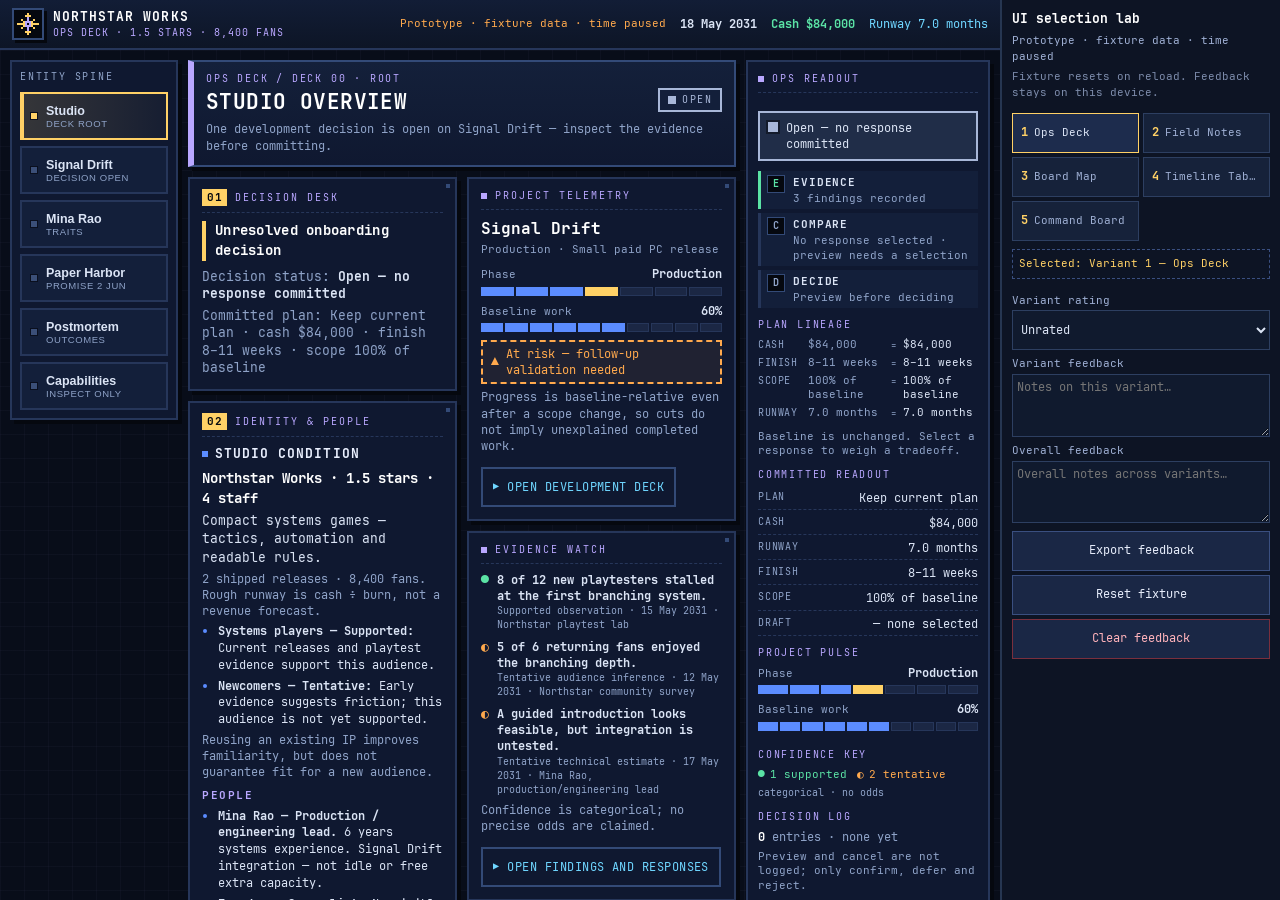
<file: prototypes/studio-lab/index.html>
<!doctype html>
<html lang="en">
<head>
  <meta charset="utf-8">
  <meta name="viewport" content="width=device-width, initial-scale=1">
  <title>Studio Lab — five disposable UI prototypes</title>
  <link rel="icon" href="data:,">
  <!-- Load order is contract: shared foundation, then the five scoped candidate
       styles, then this integration shell (shell-only rules). -->
  <link rel="stylesheet" href="shared.css">
  <link rel="stylesheet" href="variants/1/variant.css">
  <link rel="stylesheet" href="variants/2/variant.css">
  <link rel="stylesheet" href="variants/3/variant.css">
  <link rel="stylesheet" href="variants/4/variant.css">
  <link rel="stylesheet" href="variants/5/variant.css">
  <link rel="stylesheet" href="lab.css">
</head>
<body>
  <a class="skip-link" href="#game-surface">Skip to prototype surface</a>
  <div id="app">
    <main id="game-surface" aria-label="Prototype surface"></main>

    <aside id="review-rail" aria-label="Prototype review controls">
      <div class="rail-head">
        <p class="rail-title">UI selection lab</p>
        <p class="rail-note">Prototype · fixture data · time paused</p>
        <p class="rail-note rail-note-dim">Fixture resets on reload. Feedback stays on this device.</p>
      </div>
      <div id="storage-warning" class="rail-warning" role="status" hidden></div>

      <nav class="rail-variants" aria-label="Prototype variants">
        <button type="button" class="variant-btn" data-variant-btn="1" aria-label="Variant 1" aria-pressed="false">
          <span class="variant-num" aria-hidden="true">1</span><span class="variant-name" aria-hidden="true">Ops Deck</span>
        </button>
        <button type="button" class="variant-btn" data-variant-btn="2" aria-label="Variant 2" aria-pressed="false">
          <span class="variant-num" aria-hidden="true">2</span><span class="variant-name" aria-hidden="true">Field Notes</span>
        </button>
        <button type="button" class="variant-btn" data-variant-btn="3" aria-label="Variant 3" aria-pressed="false">
          <span class="variant-num" aria-hidden="true">3</span><span class="variant-name" aria-hidden="true">Board Map</span>
        </button>
        <button type="button" class="variant-btn" data-variant-btn="4" aria-label="Variant 4" aria-pressed="false">
          <span class="variant-num" aria-hidden="true">4</span><span class="variant-name" aria-hidden="true">Timeline Table</span>
        </button>
        <button type="button" class="variant-btn" data-variant-btn="5" aria-label="Variant 5" aria-pressed="false">
          <span class="variant-num" aria-hidden="true">5</span><span class="variant-name" aria-hidden="true">Command Board</span>
        </button>
      </nav>
      <p class="rail-selected" id="selected-variant" data-testid="selected-variant">Selected: Variant 1 — Ops Deck</p>

      <div class="rail-feedback">
        <label class="rail-label" for="variant-rating">Variant rating</label>
        <select id="variant-rating" name="variant-rating" aria-label="Variant rating">
          <option value="">Unrated</option>
          <option value="1">1</option>
          <option value="2">2</option>
          <option value="3">3</option>
          <option value="4">4</option>
          <option value="5">5</option>
        </select>
        <label class="rail-label" for="variant-feedback">Variant feedback</label>
        <textarea id="variant-feedback" name="variant-feedback" rows="3" aria-label="Variant feedback" placeholder="Notes on this variant…"></textarea>
        <label class="rail-label" for="overall-feedback">Overall feedback</label>
        <textarea id="overall-feedback" name="overall-feedback" rows="3" aria-label="Overall feedback" placeholder="Overall notes across variants…"></textarea>
      </div>

      <div class="rail-actions">
        <button type="button" id="export-feedback" class="rail-action">Export feedback</button>
        <button type="button" id="reset-fixture" class="rail-action">Reset fixture</button>
        <button type="button" id="clear-feedback" class="rail-action rail-action-danger">Clear feedback</button>
        <div id="clear-confirm" class="rail-confirm" hidden>
          <p>Clear all five ratings and comments plus the overall comment? Fixture state and the selected variant stay as they are.</p>
          <button type="button" id="clear-confirm-yes" class="rail-action rail-action-danger">Confirm clear</button>
          <button type="button" id="clear-cancel" class="rail-action">Cancel</button>
        </div>
      </div>
      <div id="rail-ack" class="rail-ack" role="status" aria-live="polite"></div>
    </aside>
  </div>

  <script src="fixtures.js"></script>
  <script type="module" src="lab.js"></script>
</body>
</html>
</file>
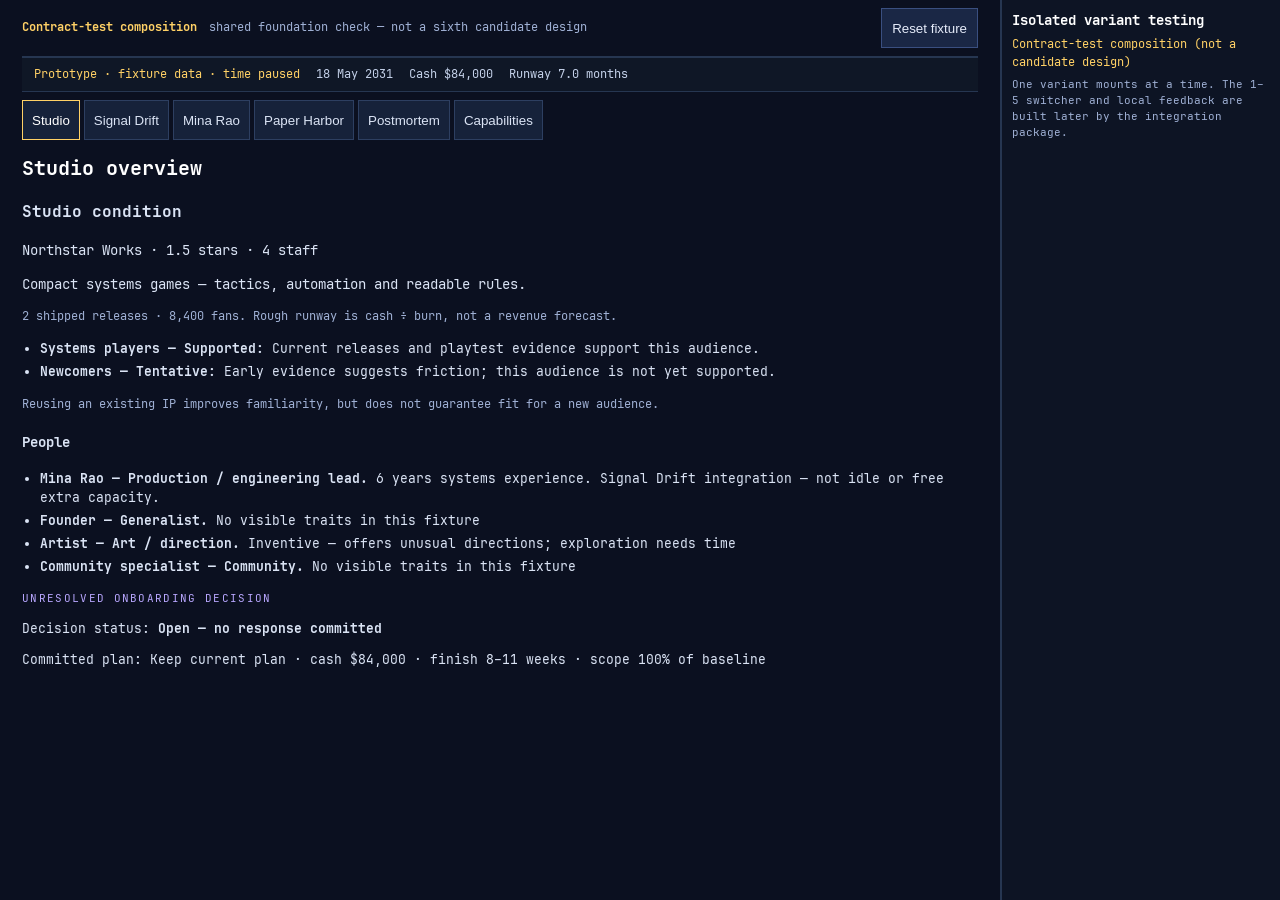
<file: prototypes/studio-lab/harness.html>
<!doctype html>
<html lang="en">
<head>
  <meta charset="utf-8">
  <meta name="viewport" content="width=device-width, initial-scale=1">
  <title>WP-UI-01 shared harness — isolated variant testing</title>
  <link rel="icon" href="data:,">
  <link rel="stylesheet" href="shared.css">
</head>
<body>
  <div id="app">
    <main id="game-surface" aria-label="Variant surface"></main>
    <aside id="rail-placeholder" aria-label="Reserved review rail">
      <p class="rail-title">Isolated variant testing</p>
      <p class="rail-mode" id="rail-mode">Shared harness</p>
      <p class="rail-note">One variant mounts at a time. The 1–5 switcher and local feedback are built later by the integration package.</p>
    </aside>
  </div>

  <script src="fixtures.js"></script>
  <script type="module" src="harness.js"></script>
</body>
</html>
</file>
<file: prototypes/studio-lab/shared.css>
/* WP-UI-01S shared foundation styles (C-UI-S1 / C-UI-S2).
   Shell geometry, readable content pieces and visible focus only.
   Variants scope their own typography/colors under .variant-N. */

@font-face {
  font-family: 'Studio Mono';
  src: url('../../web/fonts/JetBrainsMono-Regular.woff2') format('woff2');
  font-weight: 400;
  font-style: normal;
  font-display: swap;
}
@font-face {
  font-family: 'Studio Mono';
  src: url('../../web/fonts/JetBrainsMono-SemiBold.woff2') format('woff2');
  font-weight: 600;
  font-style: normal;
  font-display: swap;
}
@font-face {
  font-family: 'Studio Mono';
  src: url('../../web/fonts/JetBrainsMono-Bold.woff2') format('woff2');
  font-weight: 700;
  font-style: normal;
  font-display: swap;
}

:root {
  --lab-rail-width: 280px;
}

* { box-sizing: border-box; }

html, body {
  height: 100%;
  margin: 0;
}

body {
  background: #0b1020;
  color: #dbe4f5;
  font: 14px/1.45 'Studio Mono', ui-monospace, SFMono-Regular, Menlo, monospace;
  overflow: hidden;
}

:focus-visible {
  outline: 3px solid #ffd166;
  outline-offset: 2px;
}

#app {
  display: grid;
  grid-template-columns: minmax(0, 1fr) var(--lab-rail-width);
  height: 100vh;
  height: 100dvh;
}

#game-surface {
  min-width: 0;
  overflow: auto;
  background: #0b1020;
}

#rail-placeholder {
  border-left: 2px solid #263651;
  background: #0d1424;
  padding: 10px;
  overflow-y: auto;
  min-width: 0;
}

.rail-title { margin: 0 0 6px; font-size: 14px; font-weight: 700; color: #fff; }
.rail-mode { margin: 0 0 6px; font-size: 12px; color: #ffd166; }
.rail-note { margin: 0; font-size: 11px; color: #9fb0d4; }

@media (max-width: 800px) {
  :root { --lab-rail-width: 112px; }
  #rail-placeholder { padding: 6px; }
  .rail-title { font-size: 11px; }
  .rail-mode { font-size: 10px; }
  .rail-note { font-size: 9px; }
}

/* -------------------------------------------------------- shared content pieces */

.lab-sr-only {
  position: absolute;
  width: 1px;
  height: 1px;
  padding: 0;
  margin: -1px;
  overflow: hidden;
  clip: rect(0 0 0 0);
  white-space: nowrap;
  border: 0;
}

.lab-hud {
  display: flex;
  flex-wrap: wrap;
  gap: 4px 16px;
  align-items: center;
  padding: 8px 12px;
  border-bottom: 1px solid #263651;
  background: #0f1726;
  font-size: 12px;
}
.lab-hud-paused { color: #ffd166; }
.lab-hud-item { color: #c3d0e8; }

.lab-studio, .lab-summary, .lab-signals, .lab-findings, .lab-responses,
.lab-preview, .lab-actions, .lab-history, .lab-person, .lab-support,
.lab-postmortem, .lab-capabilities {
  margin: 14px 0;
}

.lab-note { color: #9fb0d4; font-size: 12px; }
.lab-kicker { color: #b9a7ff; font-size: 11px; letter-spacing: 0.12em; text-transform: uppercase; }
.lab-status, .lab-committed { font-size: 13px; }

.lab-work-label { margin: 8px 0 2px; }
.lab-workbar-track {
  height: 12px;
  border: 1px solid currentColor;
  background: rgba(127, 127, 127, 0.15);
  max-width: 520px;
}
.lab-workbar-fill { height: 100%; background: currentColor; opacity: 0.85; }

.lab-phase { display: inline-flex; flex-wrap: wrap; align-items: center; gap: 6px; margin: 8px 0; }
.lab-phase-label { font-weight: 700; }
.lab-phase-steps { display: inline-flex; gap: 2px; list-style: none; margin: 0; padding: 0; }
.lab-phase-step { color: rgba(127, 127, 127, 0.4); font-size: 9px; line-height: 1; }
.lab-phase-step.is-done { color: inherit; opacity: 0.55; }
.lab-phase-step.is-current { color: inherit; outline: 1px solid currentColor; outline-offset: 2px; padding: 0 1px; }

.lab-readiness { display: inline-flex; align-items: center; gap: 6px; border: 1px dashed currentColor; padding: 2px 6px; }
.lab-readiness-shape { font-size: 12px; }

.lab-confidence { display: inline-flex; align-items: center; gap: 4px; }
.lab-confidence-shape { font-size: 11px; }

.lab-finding-head { display: flex; flex-wrap: wrap; justify-content: space-between; gap: 6px; }
.lab-preview-head { display: flex; flex-wrap: wrap; justify-content: space-between; align-items: center; gap: 8px; }

.lab-pillars { display: flex; flex-wrap: wrap; gap: 4px 0; padding-left: 0; list-style: none; }
.lab-pillars li { margin: 0 16px 0 0; }
.lab-pillars li::before { content: '• '; }
.lab-traits, .lab-pm-rows, .lab-factors { padding-left: 18px; }
.lab-pm-rows li, .lab-factors li { margin: 4px 0; }

.lab-responses { display: grid; gap: 8px; }
.lab-response {
  display: flex;
  flex-direction: column;
  gap: 2px;
  text-align: left;
  background: #101a2e;
  color: inherit;
  border: 1px solid #2d3f61;
  padding: 10px;
  cursor: pointer;
  min-height: 40px;
}
.lab-response.is-selected { border-color: #ffd166; }
.lab-response[disabled] { opacity: 0.5; cursor: not-allowed; }
.lab-response-line { font-size: 12px; color: #9fb0d4; }
.lab-response-tradeoff { font-size: 12px; color: #ffd166; }

.lab-preview { border: 1px dashed #b9a7ff; padding: 10px; }
.lab-compare { margin: 8px 0 0; display: grid; gap: 6px; }
.lab-compare-row { display: grid; grid-template-columns: 140px 1fr 1fr; gap: 6px; border-top: 1px solid #263651; padding-top: 5px; }
.lab-compare dt { color: #9fb0d4; }
.lab-compare dd { margin: 0; }

.lab-actions { display: flex; flex-wrap: wrap; gap: 6px; align-items: center; }
.lab-button {
  min-height: 40px;
  padding: 7px 10px;
  background: #1a2745;
  color: #e6ecfa;
  border: 1px solid #3a4f80;
  cursor: pointer;
}
.lab-button[disabled] { opacity: 0.45; cursor: not-allowed; }
.lab-button.is-primary { background: #ffd166; color: #141a2c; border-color: #ffd166; font-weight: 700; }
.lab-button.is-warn { border-color: #ff6b7a; color: #ffb3bb; }
.lab-result { flex-basis: 100%; min-height: 18px; margin: 4px 0 0; font-size: 12px; color: #c9ffdd; }
.lab-result:empty { min-height: 0; margin: 0; }

.lab-history-list { padding-left: 18px; font-size: 12px; }
.lab-history-list li { margin: 4px 0; }

.lab-cap-columns { display: grid; grid-template-columns: minmax(0, 1fr) minmax(0, 1fr); gap: 14px; }
.lab-cap-list { list-style: none; margin: 0; padding: 0; }
.lab-cap-item {
  display: block;
  width: 100%;
  min-height: 40px;
  text-align: left;
  background: #101a2e;
  color: inherit;
  border: 1px solid #2d3f61;
  padding: 7px;
  margin: 4px 0;
  cursor: pointer;
}
.lab-cap-item.is-selected { border-color: #ffd166; }
.lab-cap-svg { width: 100%; height: auto; color: #6f8fc0; background: #0a1120; border: 1px solid #263651; }
.lab-cap-svg line { stroke: currentColor; }
.lab-cap-svg rect { fill: #16223a; stroke: currentColor; }
.lab-cap-svg text { fill: #dbe4f5; }
.lab-cap-svg-state { fill: #9fb0d4; }

.lab-cap-detail { border-left: 3px solid #5b8cff; padding-left: 10px; }

.lab-audiences { padding-left: 18px; }
.lab-people { padding-left: 18px; }
.lab-people li, .lab-audiences li { margin: 4px 0; font-size: 13px; }

/* Core contract-test composition (not a candidate design). */
.core-composition { max-width: 980px; margin: 0 auto; padding: 0 12px 40px; }
.core-banner {
  display: flex;
  flex-wrap: wrap;
  gap: 4px 12px;
  align-items: center;
  padding: 8px 0;
  border-bottom: 2px solid #263651;
  font-size: 12px;
}
.core-banner strong { color: #ffd166; }
.core-banner span { color: #9fb0d4; }
.core-banner .lab-button { margin-left: auto; }
.lab-nav { display: flex; flex-wrap: wrap; gap: 4px; padding: 8px 0; }
.lab-nav button {
  min-height: 40px;
  padding: 6px 9px;
  background: #16223a;
  color: #dbe4f5;
  border: 1px solid #2d3f61;
  cursor: pointer;
}
.lab-nav button[aria-current='true'] { border-color: #ffd166; color: #fff; }
.lab-view-title { margin: 6px 0 4px; font-size: 20px; color: #fff; }
.lab-unavailable { margin: 20px; padding: 16px; border: 1px solid #ff6b7a; color: #ffc9d1; }

@media (max-width: 700px) {
  .lab-compare-row { grid-template-columns: 1fr; }
  .lab-cap-columns { grid-template-columns: 1fr; }
  .core-composition { padding: 0 8px 30px; }
}
</file>
<file: prototypes/studio-lab/variants/1/variant.css>
/* WP-UI-01V1 — Variant 1 "Ops Deck" (scoped styles).
   Every rule is scoped under .variant-1; body/html/shared shell are untouched.
   Pixel character comes from chunky 2px frames, offset shadows and pixel marks,
   never from scaled or blurry artwork. */

.variant-1 {
  --v1-bg: #080d19;
  --v1-deep: #05080f;
  --v1-panel: #0f1830;
  --v1-panel-2: #131f3a;
  --v1-line: #26365a;
  --v1-line-2: #334a77;
  --v1-text: #dbe4f5;
  --v1-muted: #8fa3c8;
  --v1-lav: #b9a7ff;
  --v1-blue: #5b8cff;
  --v1-cyan: #6fd6ff;
  --v1-yellow: #ffd166;
  --v1-green: #5be3a5;
  --v1-red: #ff6b7a;
  --v1-orange: #ffa94d;

  display: flex;
  flex-direction: column;
  height: 100%;
  min-width: 0;
  overflow: hidden;
  background: var(--v1-bg);
  color: var(--v1-text);
  font-size: 13px;
  line-height: 1.4;
}

.variant-1 .v1-tone-idle { --v1-tone: #a8b7d8; }
.variant-1 .v1-tone-go { --v1-tone: var(--v1-yellow); }
.variant-1 .v1-tone-ok { --v1-tone: var(--v1-green); }
.variant-1 .v1-tone-warn { --v1-tone: var(--v1-orange); }
.variant-1 .v1-tone-bad { --v1-tone: var(--v1-red); }

.variant-1 .v1-pix {
  display: block;
  width: 100%;
  height: 100%;
  image-rendering: pixelated;
}

/* --------------------------------------------------------------- top strip */

.variant-1 .v1-top {
  flex: none;
  display: flex;
  flex-wrap: wrap;
  align-items: center;
  gap: 4px 16px;
  padding: 8px 12px;
  background: linear-gradient(180deg, #121d36, #0d1526);
  border-bottom: 2px solid var(--v1-line);
}

.variant-1 .v1-brand {
  display: flex;
  align-items: center;
  gap: 9px;
  min-width: 0;
}

.variant-1 .v1-brand-mark {
  flex: none;
  width: 32px;
  height: 32px;
  padding: 3px;
  background: var(--v1-deep);
  border: 2px solid var(--v1-line-2);
  box-shadow: 3px 3px 0 var(--v1-deep);
}

.variant-1 .v1-brand-text {
  display: flex;
  flex-direction: column;
  min-width: 0;
}

.variant-1 .v1-brand-text strong {
  font-size: 13px;
  letter-spacing: 0.08em;
  text-transform: uppercase;
  color: #fff;
}

.variant-1 .v1-brand-text small {
  font-size: 10px;
  letter-spacing: 0.1em;
  text-transform: uppercase;
  color: var(--v1-lav);
  white-space: nowrap;
  overflow: hidden;
  text-overflow: ellipsis;
}

.variant-1 .v1-top .lab-hud {
  margin-left: auto;
  justify-content: flex-end;
  gap: 3px 14px;
  padding: 0;
  border: 0;
  background: none;
}

.variant-1 .lab-hud-paused { color: var(--v1-orange); font-size: 11px; }
.variant-1 .lab-hud-item { color: var(--v1-muted); font-size: 11.5px; }
.variant-1 .lab-hud-item[data-testid='date'] { color: var(--v1-text); font-weight: 700; }
.variant-1 .lab-hud-item[data-testid='metric-cash'] { color: var(--v1-green); font-weight: 700; }
.variant-1 .lab-hud-item[data-testid='metric-runway'] { color: var(--v1-cyan); }

/* ----------------------------------------------------------- deck geometry */

.variant-1 .v1-scroller {
  flex: 1 1 auto;
  min-height: 0;
  overflow-y: auto;
  overflow-x: hidden;
  background-image:
    linear-gradient(rgba(185, 167, 255, 0.03) 1px, transparent 1px),
    linear-gradient(90deg, rgba(185, 167, 255, 0.03) 1px, transparent 1px);
  background-size: 24px 24px;
}

.variant-1 .v1-deck {
  display: grid;
  grid-template-columns: 168px minmax(0, 1fr) 244px;
  gap: 10px;
  align-items: start;
  padding: 10px;
}

/* ----------------------------------------------------------- entity spine */

.variant-1 .v1-spine {
  position: sticky;
  top: 10px;
  display: flex;
  flex-direction: column;
  gap: 6px;
  min-width: 0;
  padding: 8px;
  background: var(--v1-panel);
  border: 2px solid var(--v1-line);
  box-shadow: 4px 4px 0 var(--v1-deep);
}

.variant-1 .v1-spine-title {
  margin: 0 0 2px;
  font-size: 10px;
  letter-spacing: 0.18em;
  text-transform: uppercase;
  color: var(--v1-muted);
}

.variant-1 .v1-spine-btn {
  position: relative;
  display: flex;
  align-items: center;
  gap: 8px;
  width: 100%;
  min-height: 48px;
  padding: 6px 8px;
  text-align: left;
  background: var(--v1-panel-2);
  color: var(--v1-text);
  border: 2px solid var(--v1-line);
  cursor: pointer;
}

.variant-1 .v1-spine-btn:hover { border-color: var(--v1-line-2); background: #172545; }

.variant-1 .v1-spine-btn.v1-tone-go .v1-spine-led { background: var(--v1-yellow); }
.variant-1 .v1-spine-btn.v1-tone-ok .v1-spine-led { background: var(--v1-green); }
.variant-1 .v1-spine-btn.v1-tone-warn .v1-spine-led { background: var(--v1-orange); }
.variant-1 .v1-spine-btn.v1-tone-bad .v1-spine-led { background: var(--v1-red); }

.variant-1 .v1-spine-btn.is-active {
  border-color: var(--v1-yellow);
  background: linear-gradient(90deg, rgba(255, 209, 102, 0.16), rgba(255, 209, 102, 0.03));
}

.variant-1 .v1-spine-btn.is-active::before {
  content: '';
  position: absolute;
  left: -2px;
  top: -2px;
  bottom: -2px;
  width: 4px;
  background: var(--v1-yellow);
}

.variant-1 .v1-spine-led {
  flex: none;
  width: 8px;
  height: 8px;
  background: #3b4f78;
  box-shadow: inset 0 0 0 1px #0a0f1e;
}

.variant-1 .v1-spine-btn.is-active .v1-spine-led { background: var(--v1-yellow); }

.variant-1 .v1-spine-body { display: flex; flex-direction: column; min-width: 0; }

.variant-1 .v1-spine-label { font-size: 12.5px; font-weight: 700; }

.variant-1 .v1-spine-meta {
  font-size: 9.5px;
  letter-spacing: 0.06em;
  text-transform: uppercase;
  color: var(--v1-muted);
  white-space: nowrap;
  overflow: hidden;
  text-overflow: ellipsis;
}

/* ------------------------------------------------------------- focus deck */

.variant-1 .v1-focus {
  display: flex;
  flex-direction: column;
  gap: 10px;
  min-width: 0;
}

.variant-1 .v1-focus-head {
  padding: 10px 12px;
  background: linear-gradient(180deg, #14203a, #0f1830);
  border: 2px solid var(--v1-line-2);
  border-left: 6px solid var(--v1-lav);
  box-shadow: 4px 4px 0 var(--v1-deep);
}

.variant-1 .v1-crumb {
  margin: 0;
  font-size: 10px;
  letter-spacing: 0.18em;
  text-transform: uppercase;
  color: var(--v1-lav);
}

.variant-1 .v1-focus-title-row {
  display: flex;
  align-items: center;
  justify-content: space-between;
  gap: 10px;
  flex-wrap: wrap;
}

.variant-1 .v1-view-title {
  margin: 4px 0 0;
  font-size: 21px;
  line-height: 1.15;
  letter-spacing: 0.02em;
  text-transform: uppercase;
  color: #fff;
  overflow-wrap: anywhere;
}

.variant-1 .v1-view-title:focus-visible { outline: 3px solid var(--v1-yellow); outline-offset: 3px; }

.variant-1 .v1-focus-note { margin: 7px 0 0; font-size: 12px; color: var(--v1-muted); }

.variant-1 .v1-chip {
  display: inline-flex;
  align-items: center;
  gap: 6px;
  padding: 3px 8px;
  background: var(--v1-panel-2);
  border: 2px solid var(--v1-tone, var(--v1-line-2));
  color: var(--v1-tone, var(--v1-text));
  font-size: 10px;
  letter-spacing: 0.14em;
  text-transform: uppercase;
  white-space: nowrap;
}

.variant-1 .v1-chip-led { width: 8px; height: 8px; background: currentColor; }

.variant-1 .v1-view { display: flex; flex-direction: column; gap: 10px; min-width: 0; }

.variant-1 .v1-grid-2 {
  display: grid;
  grid-template-columns: minmax(0, 1fr) minmax(0, 1fr);
  gap: 10px;
  align-items: start;
}

.variant-1 .v1-project-grid { grid-template-columns: minmax(0, 0.94fr) minmax(0, 1.06fr); }

.variant-1 .v1-stack { display: flex; flex-direction: column; gap: 10px; min-width: 0; }

/* ----------------------------------------------------------------- plates */

.variant-1 .v1-plate {
  position: relative;
  min-width: 0;
  padding: 10px 12px 12px;
  background: var(--v1-panel);
  border: 2px solid var(--v1-line);
  box-shadow: 4px 4px 0 var(--v1-deep);
}

.variant-1 .v1-plate::after {
  content: '';
  position: absolute;
  top: 5px;
  right: 5px;
  width: 4px;
  height: 4px;
  background: var(--v1-line-2);
}

.variant-1 .v1-plate > section { margin: 0; }

.variant-1 .v1-plate-bar {
  display: flex;
  align-items: baseline;
  gap: 8px;
  margin: 0 0 8px;
  padding-bottom: 6px;
  border-bottom: 1px dashed var(--v1-line);
}

.variant-1 .v1-plate-num {
  padding: 1px 5px;
  background: var(--v1-yellow);
  color: var(--v1-deep);
  font-size: 11px;
  font-weight: 700;
  letter-spacing: 0.06em;
}

.variant-1 .v1-plate-dot { flex: none; width: 6px; height: 6px; background: var(--v1-lav); }

.variant-1 .v1-plate-kicker {
  font-size: 10px;
  letter-spacing: 0.2em;
  text-transform: uppercase;
  color: var(--v1-lav);
}

.variant-1 .v1-plate h3,
.variant-1 .v1-panel h3 {
  margin: 0 0 6px;
  font-size: 13px;
  letter-spacing: 0.08em;
  text-transform: uppercase;
  color: #eaf0ff;
}

.variant-1 .v1-plate h3::before {
  content: '';
  display: inline-block;
  width: 6px;
  height: 6px;
  margin-right: 7px;
  background: var(--v1-blue);
  vertical-align: middle;
}

.variant-1 .v1-plate h4,
.variant-1 .v1-panel h4 {
  margin: 8px 0 4px;
  font-size: 11px;
  letter-spacing: 0.14em;
  text-transform: uppercase;
  color: var(--v1-lav);
}

.variant-1 .v1-note { margin: 5px 0; font-size: 11.5px; color: var(--v1-muted); }

/* ------------------------------------------------- shared piece treatments */

.variant-1 .lab-note { margin: 5px 0; font-size: 11.5px; color: var(--v1-muted); }

/* summary / decision desk */
.variant-1 .lab-kicker {
  margin: 0 0 7px;
  padding-left: 9px;
  border-left: 4px solid var(--v1-yellow);
  font-size: 14px;
  font-weight: 700;
  letter-spacing: 0.02em;
  text-transform: none;
  color: #fff;
}

.variant-1 .lab-status { margin: 0 0 4px; font-size: 12.5px; color: var(--v1-muted); }
.variant-1 .lab-status strong { color: var(--v1-text); }
.variant-1 .lab-committed { margin: 0; font-size: 12.5px; color: var(--v1-muted); }

/* studio */
.variant-1 .lab-studio p { margin: 4px 0; }
.variant-1 .lab-studio-name { margin: 0 0 4px; font-size: 14px; font-weight: 700; color: #fff; }
.variant-1 .lab-audiences,
.variant-1 .lab-people { margin: 4px 0; padding-left: 16px; }
.variant-1 .lab-audiences li,
.variant-1 .lab-people li { margin: 4px 0; font-size: 12px; }
.variant-1 .lab-audiences li::marker,
.variant-1 .lab-people li::marker { color: var(--v1-blue); }

/* signals */
.variant-1 .lab-project-name { margin: 0 0 2px; font-size: 18px; font-weight: 700; letter-spacing: 0.03em; color: #fff; }

.variant-1 .lab-pillars { display: flex; flex-wrap: wrap; gap: 4px; margin: 6px 0; padding-left: 0; list-style: none; }
.variant-1 .lab-pillars li { margin: 0; padding: 3px 7px; background: var(--v1-panel-2); border: 1px solid var(--v1-line-2); font-size: 11px; }
.variant-1 .lab-pillars li::before { content: none; }

.variant-1 .lab-work-label { margin: 9px 0 4px; font-size: 12px; color: var(--v1-text); }
.variant-1 .lab-workbar-track {
  max-width: 100%;
  height: 16px;
  padding: 2px;
  background: var(--v1-deep);
  border: 2px solid var(--v1-line-2);
}
.variant-1 .lab-workbar-fill {
  height: 100%;
  background: linear-gradient(90deg, var(--v1-blue), var(--v1-cyan));
  box-shadow: inset -2px 0 0 var(--v1-yellow);
  opacity: 1;
}

.variant-1 .lab-phase { display: flex; flex-wrap: wrap; align-items: center; gap: 8px; margin: 10px 0 6px; }
.variant-1 .lab-phase-label {
  padding: 2px 6px;
  border: 1px solid rgba(255, 209, 102, 0.55);
  color: var(--v1-yellow);
  font-size: 11px;
  letter-spacing: 0.12em;
  text-transform: uppercase;
}
.variant-1 .lab-phase-steps { display: flex; gap: 3px; margin: 0; padding: 0; list-style: none; }
.variant-1 .lab-phase-step { width: 20px; height: 12px; font-size: 0; background: #1b2744; border: 1px solid var(--v1-line); }
.variant-1 .lab-phase-step .lab-phase-dot { display: none; }
.variant-1 .lab-phase-step.is-done { background: var(--v1-blue); border-color: var(--v1-blue); opacity: 1; }
.variant-1 .lab-phase-step.is-current {
  background: var(--v1-yellow);
  border-color: var(--v1-yellow);
  outline: 2px solid rgba(255, 209, 102, 0.45);
  outline-offset: 1px;
}

.variant-1 .lab-readiness-line { margin: 8px 0 4px; }
.variant-1 .lab-readiness {
  display: inline-flex;
  align-items: center;
  gap: 7px;
  padding: 4px 8px;
  background: rgba(255, 169, 77, 0.07);
  border: 2px dashed var(--v1-orange);
  color: var(--v1-orange);
  font-size: 11.5px;
}
.variant-1 .lab-readiness-shape { font-size: 13px; }

.variant-1 .lab-stats { display: flex; flex-wrap: wrap; gap: 8px; margin: 8px 0; }
.variant-1 .lab-stat { flex: 1 1 120px; min-width: 0; padding: 6px 8px; background: var(--v1-panel-2); border: 1px solid var(--v1-line); }
.variant-1 .lab-stat dt { font-size: 10px; letter-spacing: 0.1em; text-transform: uppercase; color: var(--v1-muted); }
.variant-1 .lab-stat dd { margin: 2px 0 0; font-size: 14px; font-weight: 700; color: #fff; }

/* findings */
.variant-1 .lab-findings { display: flex; flex-direction: column; gap: 8px; }
.variant-1 .lab-finding {
  padding: 8px 9px;
  background: var(--v1-panel-2);
  border: 1px solid var(--v1-line);
  border-left: 4px solid var(--v1-blue);
}
.variant-1 .lab-finding:has([data-confidence='tentative']) { border-left-color: var(--v1-orange); }
.variant-1 .lab-finding-head { display: flex; align-items: center; justify-content: space-between; gap: 6px; }
.variant-1 .lab-finding-date { font-size: 10px; letter-spacing: 0.08em; color: var(--v1-muted); }

.variant-1 .lab-confidence {
  display: inline-flex;
  align-items: center;
  gap: 5px;
  padding: 2px 6px;
  border: 1px solid currentColor;
  font-size: 10.5px;
}
.variant-1 .lab-confidence[data-confidence='supported'] { color: var(--v1-green); }
.variant-1 .lab-confidence[data-confidence='tentative'] { color: var(--v1-orange); }
.variant-1 .lab-confidence-shape { font-size: 12px; }
.variant-1 .lab-finding-title { margin: 5px 0 4px; font-size: 13px; color: #fff; }
.variant-1 .lab-finding-line { margin: 3px 0; font-size: 11.5px; }
.variant-1 .lab-finding-history { margin: 3px 0 0; font-size: 11px; color: var(--v1-muted); }

/* responses */
.variant-1 .lab-responses { display: flex; flex-direction: column; gap: 8px; }
.variant-1 .lab-response {
  display: flex;
  flex-direction: column;
  gap: 3px;
  min-height: 48px;
  padding: 9px 10px;
  text-align: left;
  background: var(--v1-panel-2);
  color: var(--v1-text);
  border: 2px solid var(--v1-line);
  cursor: pointer;
}
.variant-1 .lab-response:hover:not([disabled]) { border-color: var(--v1-line-2); background: #172545; }
.variant-1 .lab-response.is-selected {
  border-color: var(--v1-yellow);
  background: #1a2542;
  box-shadow: inset 4px 0 0 var(--v1-yellow);
}
.variant-1 .lab-response[disabled] { opacity: 0.55; filter: saturate(0.5); cursor: not-allowed; }
.variant-1 .lab-response-label { font-size: 13.5px; font-weight: 700; color: #fff; }
.variant-1 .lab-response-line { font-size: 11px; color: var(--v1-muted); }
.variant-1 .lab-response-tradeoff { font-size: 11px; color: var(--v1-yellow); }

/* preview slate */
.variant-1 .lab-preview { padding: 10px; background: #141130; border: 2px dashed var(--v1-lav); }
.variant-1 .lab-preview-title { margin: 0; font-size: 13px; letter-spacing: 0.06em; text-transform: uppercase; color: var(--v1-lav); }
.variant-1 .lab-compare { display: flex; flex-direction: column; gap: 6px; margin: 8px 0 0; }
.variant-1 .lab-compare-row {
  display: grid;
  grid-template-columns: 96px minmax(0, 1fr) minmax(0, 1fr);
  gap: 6px;
  padding-top: 5px;
  border-top: 1px solid var(--v1-line);
}
.variant-1 .lab-compare dt { font-size: 10.5px; letter-spacing: 0.08em; text-transform: uppercase; color: var(--v1-muted); }
.variant-1 .lab-compare dd { margin: 0; font-size: 11.5px; overflow-wrap: anywhere; }
.variant-1 .lab-compare dd:first-of-type { color: var(--v1-muted); }
.variant-1 .lab-compare dd:last-of-type { color: var(--v1-cyan); font-weight: 700; }

/* commit controls */
.variant-1 .lab-actions { display: flex; flex-wrap: wrap; align-items: stretch; gap: 8px; }
.variant-1 .lab-actions .lab-button { flex: 1 1 130px; }

.variant-1 .lab-button {
  min-height: 44px;
  padding: 8px 12px;
  background: var(--v1-panel-2);
  color: var(--v1-text);
  border: 2px solid var(--v1-line-2);
  font: inherit;
  font-size: 12px;
  letter-spacing: 0.04em;
  text-transform: uppercase;
  box-shadow: 0 3px 0 var(--v1-deep);
  cursor: pointer;
}
.variant-1 .lab-button:hover:not([disabled]) { background: #1b2949; border-color: var(--v1-blue); }
.variant-1 .lab-button:active:not([disabled]) { transform: translateY(2px); box-shadow: none; }
.variant-1 .lab-button[disabled] { opacity: 0.38; filter: saturate(0.35); box-shadow: none; cursor: not-allowed; }
.variant-1 .lab-button.is-primary { background: var(--v1-yellow); border-color: var(--v1-yellow); color: #12182b; font-weight: 700; }
.variant-1 .lab-button.is-primary:hover:not([disabled]) { background: #ffe08a; border-color: #ffe08a; }
.variant-1 .lab-button.is-warn { border-color: var(--v1-red); color: var(--v1-red); }

.variant-1 .lab-result {
  flex-basis: 100%;
  min-height: 18px;
  margin: 6px 0 0;
  padding: 4px 8px;
  background: rgba(91, 227, 165, 0.07);
  border-left: 4px solid var(--v1-green);
  font-size: 12px;
  color: var(--v1-green);
}
.variant-1 .lab-result:empty { min-height: 0; margin: 0; padding: 0; background: none; border-left: 0; }

/* history ledger */
.variant-1 .lab-history-list { display: flex; flex-direction: column; gap: 4px; margin: 0; padding: 0; list-style: none; counter-reset: v1-log; }
.variant-1 .lab-history-list li {
  position: relative;
  margin-left: 6px;
  padding: 2px 0 6px 30px;
  border-left: 2px solid var(--v1-line);
  font-size: 12px;
}
.variant-1 .lab-history-list li::before {
  content: counter(v1-log, decimal-leading-zero);
  counter-increment: v1-log;
  position: absolute;
  left: 6px;
  top: 2px;
  font-size: 10px;
  color: var(--v1-yellow);
}
.variant-1 .lab-history-empty { margin: 0; font-size: 11.5px; color: var(--v1-muted); }

/* person / support / postmortem */
.variant-1 .lab-person p { margin: 4px 0; }
.variant-1 .lab-traits { margin: 4px 0; padding-left: 16px; }
.variant-1 .lab-traits li { margin: 4px 0; font-size: 12px; }
.variant-1 .lab-support p { margin: 4px 0; }
.variant-1 .lab-pm-rows { display: flex; flex-direction: column; gap: 4px; margin: 0 0 10px; padding: 0; list-style: none; }
.variant-1 .lab-pm-rows li { padding: 5px 0; border-bottom: 1px dashed var(--v1-line); font-size: 12px; }
.variant-1 .lab-pm-rows strong { color: var(--v1-lav); font-weight: 400; }
.variant-1 .lab-factors { margin: 4px 0; padding-left: 16px; }
.variant-1 .lab-factors li { margin: 4px 0; font-size: 12px; }

/* capabilities */
.variant-1 .lab-cap-columns { display: grid; grid-template-columns: minmax(0, 1fr) minmax(0, 1fr); gap: 12px; }
.variant-1 .lab-cap-list { display: flex; flex-direction: column; gap: 6px; margin: 0; padding: 0; list-style: none; }
.variant-1 .lab-cap-item {
  display: block;
  width: 100%;
  min-height: 44px;
  padding: 7px 9px;
  text-align: left;
  background: var(--v1-panel-2);
  color: var(--v1-text);
  border: 2px solid var(--v1-line);
  cursor: pointer;
}
.variant-1 .lab-cap-item:hover { border-color: var(--v1-line-2); }
.variant-1 .lab-cap-item.is-selected { border-color: var(--v1-yellow); box-shadow: inset 4px 0 0 var(--v1-yellow); }
.variant-1 .lab-cap-prereq { display: block; font-size: 10.5px; color: var(--v1-muted); }
.variant-1 .lab-cap-svg { width: 100%; height: auto; color: var(--v1-blue); background: var(--v1-deep); border: 2px solid var(--v1-line); }
.variant-1 .lab-cap-svg line { stroke: var(--v1-blue); }
.variant-1 .lab-cap-svg rect { fill: #16223c; stroke: var(--v1-line-2); stroke-width: 1.5; }
.variant-1 .lab-cap-svg text { fill: var(--v1-text); }
.variant-1 .lab-cap-svg-state { fill: var(--v1-muted); }
.variant-1 .lab-cap-detail { padding-left: 10px; border-left: 4px solid var(--v1-blue); }
.variant-1 .lab-cap-detail p { margin: 4px 0; }

/* --------------------------------------------------------- ops readout pane */

.variant-1 .v1-inspector { position: sticky; top: 10px; min-width: 0; }

.variant-1 .v1-panel {
  display: flex;
  flex-direction: column;
  gap: 10px;
  padding: 10px;
  background: var(--v1-panel);
  border: 2px solid var(--v1-line);
  box-shadow: 4px 4px 0 var(--v1-deep);
}

.variant-1 .v1-lamp {
  display: flex;
  align-items: flex-start;
  gap: 8px;
  padding: 7px 8px;
  background: var(--v1-panel-2);
  background: color-mix(in srgb, var(--v1-tone, #a8b7d8) 9%, var(--v1-panel-2));
  border: 2px solid var(--v1-tone, var(--v1-line-2));
}
.variant-1 .v1-lamp-led { flex: none; width: 10px; height: 10px; margin-top: 2px; background: var(--v1-tone, #a8b7d8); box-shadow: 0 0 0 2px rgba(0, 0, 0, 0.4); }
.variant-1 .v1-lamp-text { font-size: 11.5px; }

.variant-1 .v1-pipe { display: flex; flex-direction: column; gap: 4px; margin: 0; padding: 0; list-style: none; }
.variant-1 .v1-pipe-step { display: flex; align-items: flex-start; gap: 8px; padding: 4px 6px; background: var(--v1-panel-2); border-left: 3px solid var(--v1-line); }
.variant-1 .v1-pipe-step.is-ok { border-left-color: var(--v1-green); }
.variant-1 .v1-pipe-step.is-active { border-left-color: var(--v1-yellow); background: #1b2440; }
.variant-1 .v1-pipe-step.is-ready { border-left-color: var(--v1-blue); }
.variant-1 .v1-pipe-step.is-warn { border-left-color: var(--v1-orange); }
.variant-1 .v1-pipe-step.is-bad { border-left-color: var(--v1-red); }

.variant-1 .v1-pipe-num {
  flex: none;
  display: grid;
  place-items: center;
  width: 18px;
  height: 18px;
  background: var(--v1-deep);
  border: 1px solid var(--v1-line-2);
  color: var(--v1-muted);
  font-size: 10px;
  font-weight: 700;
}
.variant-1 .v1-pipe-step.is-ok .v1-pipe-num { color: var(--v1-green); }
.variant-1 .v1-pipe-step.is-active .v1-pipe-num { color: var(--v1-yellow); animation: v1-pulse 1.6s steps(2, end) infinite; }
.variant-1 .v1-pipe-step.is-ready .v1-pipe-num { color: var(--v1-blue); }
.variant-1 .v1-pipe-step.is-warn .v1-pipe-num { color: var(--v1-orange); }
.variant-1 .v1-pipe-step.is-bad .v1-pipe-num { color: var(--v1-red); }

.variant-1 .v1-pipe-text { display: flex; flex-direction: column; min-width: 0; }
.variant-1 .v1-pipe-text strong { font-size: 11px; letter-spacing: 0.08em; text-transform: uppercase; }
.variant-1 .v1-pipe-text small { font-size: 10.5px; color: var(--v1-muted); overflow-wrap: anywhere; }

@keyframes v1-pulse {
  50% { opacity: 0.4; }
}

.variant-1 .v1-lineage { display: flex; flex-direction: column; gap: 3px; }
.variant-1 .v1-lineage-row {
  display: grid;
  grid-template-columns: 46px minmax(0, 1fr) 12px minmax(0, 1fr);
  gap: 4px;
  align-items: baseline;
  font-size: 10.5px;
}
.variant-1 .v1-lineage-label { font-size: 9.5px; letter-spacing: 0.06em; text-transform: uppercase; color: var(--v1-muted); }
.variant-1 .v1-lineage-from { color: var(--v1-muted); overflow-wrap: anywhere; }
.variant-1 .v1-lineage-arrow { color: var(--v1-muted); text-align: center; font-size: 9px; }
.variant-1 .v1-lineage-to { overflow-wrap: anywhere; }
.variant-1 .v1-lineage-row.is-changed .v1-lineage-to { color: var(--v1-yellow); font-weight: 700; }
.variant-1 .v1-lineage-row.is-changed .v1-lineage-arrow { color: var(--v1-yellow); }
.variant-1 .v1-lineage-note { margin: 6px 0 0; font-size: 10.5px; color: var(--v1-muted); }

.variant-1 .v1-readout { display: flex; flex-direction: column; gap: 2px; margin: 0; }
.variant-1 .v1-readout-row { display: flex; justify-content: space-between; gap: 8px; padding: 3px 0; border-bottom: 1px dashed var(--v1-line); }
.variant-1 .v1-readout dt { font-size: 10px; letter-spacing: 0.08em; text-transform: uppercase; color: var(--v1-muted); }
.variant-1 .v1-readout dd { margin: 0; font-size: 11.5px; text-align: right; overflow-wrap: anywhere; }

.variant-1 .v1-block-title { margin: 0 0 5px; font-size: 10px; letter-spacing: 0.18em; text-transform: uppercase; color: var(--v1-lav); }
.variant-1 .v1-mini { margin: 0 0 7px; }
.variant-1 .v1-mini-head { display: flex; align-items: baseline; justify-content: space-between; gap: 6px; font-size: 11px; color: var(--v1-muted); }
.variant-1 .v1-mini-head strong { font-size: 12px; color: var(--v1-text); }
.variant-1 .v1-mini-cells { display: flex; gap: 2px; margin-top: 4px; }
.variant-1 .v1-mini-cell { flex: 1 1 0; height: 9px; background: #1b2744; border: 1px solid var(--v1-line); }
.variant-1 .v1-mini-cell.is-done { background: var(--v1-blue); border-color: var(--v1-blue); }
.variant-1 .v1-mini-cell.is-current { background: var(--v1-yellow); border-color: var(--v1-yellow); }

.variant-1 .v1-legend { display: flex; flex-wrap: wrap; align-items: center; gap: 3px 10px; font-size: 11px; }
.variant-1 .v1-legend-item { display: inline-flex; align-items: center; gap: 5px; }
.variant-1 .v1-legend-item i { font-style: normal; }
.variant-1 .v1-legend-item.is-supported { color: var(--v1-green); }
.variant-1 .v1-legend-item.is-tentative { color: var(--v1-orange); }
.variant-1 .v1-legend-note { font-size: 10px; color: var(--v1-muted); }

.variant-1 .v1-log-line { margin: 0; font-size: 11.5px; color: var(--v1-muted); }
.variant-1 .v1-log-line strong { color: #fff; }
.variant-1 .v1-log-last {
  display: -webkit-box;
  -webkit-box-orient: vertical;
  -webkit-line-clamp: 3;
  overflow: hidden;
  margin: 4px 0 0;
  font-size: 10.5px;
  color: var(--v1-muted);
}

/* -------------------------------------------------- overview extra cards */

.variant-1 .v1-tel-name { display: flex; flex-direction: column; gap: 2px; margin: 0 0 8px; }
.variant-1 .v1-tel-name strong { font-size: 16px; color: #fff; }
.variant-1 .v1-tel-name span { font-size: 11px; color: var(--v1-muted); }

.variant-1 .v1-ready { display: flex; align-items: center; gap: 7px; margin: 8px 0 4px; padding: 4px 8px; background: rgba(255, 169, 77, 0.07); border: 2px dashed var(--v1-orange); color: var(--v1-orange); font-size: 11.5px; }
.variant-1 .v1-ready-shape { font-size: 13px; }

.variant-1 .v1-evidence { display: flex; flex-direction: column; gap: 7px; margin: 0; padding: 0; list-style: none; }
.variant-1 .v1-evidence-row { display: flex; align-items: flex-start; gap: 8px; }
.variant-1 .v1-evidence-glyph { flex: none; font-size: 13px; line-height: 1.3; }
.variant-1 .v1-evidence-glyph.is-supported { color: var(--v1-green); }
.variant-1 .v1-evidence-glyph.is-tentative { color: var(--v1-orange); }
.variant-1 .v1-evidence-body { display: flex; flex-direction: column; min-width: 0; }
.variant-1 .v1-evidence-body strong { font-size: 11.5px; }
.variant-1 .v1-evidence-meta { font-size: 10px; color: var(--v1-muted); overflow-wrap: anywhere; }

.variant-1 .v1-obligation-title { margin: 0 0 4px; font-size: 13px; font-weight: 700; color: #fff; }
.variant-1 .v1-obligation-line { margin: 0 0 4px; font-size: 12px; }

/* ------------------------------------------------------------- entity head */

.variant-1 .v1-entity-head {
  display: flex;
  align-items: center;
  gap: 12px;
  padding: 10px 12px;
  background: var(--v1-panel);
  border: 2px solid var(--v1-line);
  border-left: 6px solid var(--v1-lav);
  box-shadow: 4px 4px 0 var(--v1-deep);
}
.variant-1 .v1-entity-emblem { flex: none; width: 54px; height: 54px; padding: 4px; background: var(--v1-deep); border: 2px solid var(--v1-line-2); }
.variant-1 .v1-entity-text { min-width: 0; }
.variant-1 .v1-kicker { margin: 0; font-size: 10px; letter-spacing: 0.2em; text-transform: uppercase; color: var(--v1-lav); }
.variant-1 .v1-entity-title { display: block; margin-top: 2px; font-size: 16px; color: #fff; }

/* ------------------------------------------------------------ cross links */

.variant-1 .v1-crosslink {
  display: inline-flex;
  align-items: center;
  gap: 8px;
  align-self: flex-start;
  min-height: 40px;
  margin-top: 8px;
  padding: 6px 10px;
  background: transparent;
  color: var(--v1-cyan);
  border: 2px solid var(--v1-line-2);
  font: inherit;
  font-size: 11.5px;
  letter-spacing: 0.04em;
  text-transform: uppercase;
  cursor: pointer;
}
.variant-1 .v1-crosslink:hover { border-color: var(--v1-cyan); background: rgba(111, 214, 255, 0.06); }
.variant-1 .v1-crosslink-arrow { font-size: 10px; }

/* --------------------------------------------------------- medium layout */

@media (max-width: 1180px) {
  .variant-1 .v1-deck { grid-template-columns: 150px minmax(0, 1fr); }
  .variant-1 .v1-inspector { grid-column: 1 / 3; position: static; }
  .variant-1 .v1-grid-2 { grid-template-columns: minmax(0, 1fr); }
  .variant-1 .v1-project-grid { grid-template-columns: minmax(0, 1fr); }
  .variant-1 .lab-cap-columns { grid-template-columns: minmax(0, 1fr); }
}

/* ---------------------------------------------------------- narrow layout */

@media (max-width: 700px) {
  .variant-1 { font-size: 12px; }

  .variant-1 .v1-top { gap: 4px 10px; padding: 7px 8px; }
  .variant-1 .v1-top .lab-hud { width: 100%; margin-left: 0; justify-content: flex-start; }
  .variant-1 .lab-hud-item { font-size: 11px; }
  .variant-1 .v1-brand { flex: 1 1 100%; }
  .variant-1 .v1-brand-mark { width: 28px; height: 28px; }
  .variant-1 .v1-brand-text { flex: 1 1 auto; }
  .variant-1 .v1-brand-text small { font-size: 9.5px; white-space: normal; letter-spacing: 0.06em; }

  .variant-1 .v1-deck { display: block; padding: 8px; }

  .variant-1 .v1-spine {
    position: static;
    display: grid;
    grid-template-columns: minmax(0, 1fr) minmax(0, 1fr);
    gap: 6px;
    margin-bottom: 10px;
    padding: 7px;
  }
  .variant-1 .v1-spine-title { grid-column: 1 / -1; }
  .variant-1 .v1-spine-btn { gap: 6px; min-height: 46px; padding: 5px 6px; }
  .variant-1 .v1-spine-label { font-size: 11.5px; }
  .variant-1 .v1-spine-meta { font-size: 8.5px; }

  .variant-1 .v1-focus-head { padding: 8px 9px; border-left-width: 5px; }
  .variant-1 .v1-view-title { font-size: 16px; }
  .variant-1 .v1-focus-note { font-size: 11.5px; }

  .variant-1 .v1-plate { padding: 8px 9px 10px; }
  .variant-1 .lab-project-name { font-size: 16px; }
  .variant-1 .v1-entity-emblem { width: 44px; height: 44px; }

  .variant-1 .lab-compare-row { grid-template-columns: minmax(0, 1fr); gap: 2px; }
  .variant-1 .lab-compare dt { margin-top: 3px; }
  .variant-1 .lab-actions .lab-button { flex: 1 1 46%; }
  .variant-1 .v1-lineage-row { grid-template-columns: 42px minmax(0, 1fr) 10px minmax(0, 1fr); }
}

@media (prefers-reduced-motion: reduce) {
  .variant-1 *,
  .variant-1 *::before,
  .variant-1 *::after { animation: none !important; transition: none !important; }
}
</file>
<file: prototypes/studio-lab/variants/2/variant.css>
/* WP-UI-01V2 — Field Notes (variant 2), disposable prototype styles.
   Everything is scoped to .variant-2. Shared .lab-* content pieces are only
   re-skinned inside this root; the harness, rail and other variants are never
   styled here. Readable paper treatment: hard 2px rules, square corners,
   print-marker glyphs and stock colors from the lab lineage. */

.variant-2 {
  --v2-paper: #f4eee0;
  --v2-paper-2: #fffaf0;
  --v2-paper-3: #e8dfca;
  --v2-ink: #17203a;
  --v2-soft: #4f5a75;
  --v2-faint: #7c86a0;
  --v2-navy: #121a30;
  --v2-navy-2: #1d2742;
  --v2-lavender: #6c5ce7;
  --v2-lavender-2: #574bd6;
  --v2-lavender-soft: #e8e3ff;
  --v2-blue: #2f6f9a;
  --v2-blue-2: #6fa3c9;
  --v2-yellow: #f2c14e;
  --v2-green: #2f7d52;
  --v2-amber: #8a5a00;
  --v2-red: #b83b3b;
  --v2-rule: #c7bda6;

  min-height: 100%;
  background-color: var(--v2-paper);
  background-image: linear-gradient(90deg, rgba(108, 92, 231, 0.07), rgba(108, 92, 231, 0) 140px);
  color: var(--v2-ink);
  font: 14px/1.5 'Studio Mono', ui-monospace, SFMono-Regular, Menlo, monospace;
}

.variant-2 :focus-visible {
  outline: 3px solid var(--v2-lavender);
  outline-offset: 2px;
}
/* Keep programmatic focus clear of the slim sticky HUD bar. */
.variant-2 [data-focus-key] {
  scroll-margin-top: 46px;
}
.variant-2 .v2-masthead :focus-visible {
  outline-color: var(--v2-yellow);
}

.variant-2 summary {
  list-style: none;
}
.variant-2 summary::-webkit-details-marker {
  display: none;
}

/* ------------------------------------------------------------------ masthead */

/* Slim running head: only the HUD stays sticky; brand, index and reading key
   scroll with the dossier so they cannot obscure focused content. */
.variant-2 .v2-hudbar {
  position: sticky;
  top: 0;
  z-index: 7;
  background: var(--v2-navy);
  border-bottom: 3px solid var(--v2-lavender);
}
.variant-2 .v2-masthead {
  background: var(--v2-navy);
  color: #eef0f8;
  border-bottom: 3px solid var(--v2-lavender);
}

.variant-2 .v2-masthead-top {
  padding: 8px 14px 0;
}
.variant-2 .v2-brand {
  display: flex;
  flex-wrap: wrap;
  align-items: baseline;
  gap: 4px 8px;
  margin: 0;
}
.variant-2 .v2-brand-mark {
  color: var(--v2-yellow);
  font-size: 12px;
}
.variant-2 .v2-brand-name {
  font-size: 12px;
  font-weight: 700;
  letter-spacing: 0.14em;
  text-transform: uppercase;
  color: #fff;
}
.variant-2 .v2-brand-sub {
  font-size: 11px;
  letter-spacing: 0.06em;
  color: #9fb0d4;
}

.variant-2 .v2-hudbar .lab-hud {
  display: flex;
  flex-wrap: wrap;
  align-items: baseline;
  gap: 2px 14px;
  padding: 4px 14px 6px;
  background: transparent;
  border: 0;
  font-size: 11px;
}
.variant-2 .v2-hudbar .lab-hud-paused {
  color: var(--v2-yellow);
}
.variant-2 .v2-hudbar .lab-hud-item {
  color: #cdd6ea;
}
.variant-2 .v2-hudbar .lab-hud-item[data-testid='date'] {
  color: #fff;
}

.variant-2 .v2-folio {
  margin: 0;
  padding: 0 14px 8px;
  border-bottom: 1px solid #2b3856;
  font-size: 11px;
  color: #b9c4dd;
}
.variant-2 .v2-folio strong {
  color: #fff;
  font-weight: 600;
}

.variant-2 .v2-index {
  display: flex;
  flex-wrap: wrap;
  gap: 4px;
  padding: 8px 10px;
}
.variant-2 .v2-index-tab {
  min-height: 36px;
  padding: 5px 9px;
  font: inherit;
  font-size: 12px;
  background: var(--v2-navy-2);
  color: #cfd8ee;
  border: 1px solid #3d4a70;
  cursor: pointer;
}
.variant-2 .v2-index-tab:hover {
  border-color: #7d8fbe;
}
.variant-2 .v2-index-tab.is-active {
  background: var(--v2-yellow);
  color: var(--v2-navy);
  border-color: var(--v2-yellow);
  font-weight: 700;
}

.variant-2 .v2-key {
  padding: 4px 14px 8px;
  border-top: 1px solid #2b3856;
  font-size: 11px;
  color: #aab6d2;
}
.variant-2 .v2-key summary {
  min-height: 28px;
  color: #dbe4f5;
  cursor: pointer;
}
.variant-2 .v2-key summary::before {
  content: '\25B8 ';
  color: var(--v2-yellow);
}
.variant-2 .v2-key[open] summary::before {
  content: '\25BE ';
}
.variant-2 .v2-key p {
  margin: 6px 0 0;
}
.variant-2 .v2-key-list {
  margin: 6px 0 0;
  padding-left: 16px;
}
.variant-2 .v2-key-list li {
  margin: 3px 0;
}

/* -------------------------------------------------------------- document sheet */

.variant-2 .v2-doc {
  max-width: 1080px;
  margin: 0 auto;
  padding: 20px 22px 64px;
}
.variant-2 .v2-file {
  margin: 0 0 3px;
  font-size: 11px;
  letter-spacing: 0.2em;
  text-transform: uppercase;
  color: var(--v2-lavender);
}
.variant-2 .v2-title {
  margin: 0;
  font-size: 27px;
  line-height: 1.12;
  color: var(--v2-ink);
}
.variant-2 .v2-rule {
  height: 4px;
  margin: 12px 0 18px;
  background: var(--v2-ink);
  border-bottom: 1px solid var(--v2-lavender);
}

.variant-2 .v2-doc p {
  margin: 6px 0;
}
.variant-2 .v2-doc h3 {
  margin: 0 0 8px;
  padding-bottom: 3px;
  border-bottom: 1px solid var(--v2-rule);
  font-size: 13px;
  letter-spacing: 0.08em;
  text-transform: uppercase;
  color: var(--v2-soft);
}
.variant-2 .v2-doc h4 {
  margin: 10px 0 4px;
  font-size: 13px;
  color: var(--v2-ink);
}
.variant-2 .v2-doc .lab-note {
  padding-left: 8px;
  border-left: 2px solid var(--v2-rule);
  color: var(--v2-soft);
  font-size: 12px;
}

.variant-2 .v2-section {
  margin: 0 0 22px;
}
.variant-2 .v2-section-head {
  display: flex;
  align-items: baseline;
  gap: 8px;
  margin-bottom: 10px;
  padding-bottom: 4px;
  border-bottom: 2px solid var(--v2-ink);
}
.variant-2 .v2-section-num {
  flex: 0 0 auto;
  min-width: 26px;
  padding: 1px 4px;
  background: var(--v2-lavender);
  border: 2px solid var(--v2-ink);
  color: #fff;
  font-size: 11px;
  font-weight: 700;
  text-align: center;
}
.variant-2 .v2-section-title {
  margin: 0;
  font-size: 17px;
}
.variant-2 .v2-section-body {
  min-width: 0;
}

.variant-2 .v2-question {
  margin: 10px 0 0;
  padding: 10px 12px;
  background: var(--v2-paper-2);
  border: 2px solid var(--v2-ink);
  box-shadow: 3px 3px 0 var(--v2-lavender-soft);
  font-size: 13px;
}

.variant-2 .v2-refs-label {
  margin: 12px 0 0;
  font-size: 11px;
  letter-spacing: 0.12em;
  text-transform: uppercase;
  color: var(--v2-soft);
}
.variant-2 .v2-refs {
  display: flex;
  flex-wrap: wrap;
  gap: 6px;
  margin-top: 6px;
}
.variant-2 .v2-ref {
  min-height: 38px;
  padding: 6px 10px;
  font: inherit;
  font-size: 12px;
  background: var(--v2-paper-2);
  color: var(--v2-ink);
  border: 2px solid var(--v2-ink);
  cursor: pointer;
}
.variant-2 .v2-ref::after {
  content: ' \25B8';
  color: var(--v2-lavender);
}
.variant-2 .v2-ref:hover {
  background: var(--v2-lavender-soft);
}

/* --------------------------------------------------------- evidence / register */

.variant-2 .v2-spread {
  display: grid;
  /* Single column by default: a 420px minimum track used to overflow the
     278px narrow game surface. Two-column spread only on wide viewports. */
  grid-template-columns: minmax(0, 1fr);
  gap: 0;
  align-items: start;
  margin-bottom: 22px;
}
.variant-2 .v2-column {
  min-width: 0;
}
.variant-2 .v2-register {
  padding-left: 22px;
  border-left: 2px solid var(--v2-rule);
}

.variant-2 .v2-fold {
  background: var(--v2-paper-2);
  border: 2px solid var(--v2-ink);
  box-shadow: 4px 4px 0 var(--v2-rule);
}
.variant-2 .v2-fold-summary {
  padding: 9px 12px;
  background: var(--v2-navy);
  border-bottom: 2px solid var(--v2-ink);
  color: #fff;
  font-size: 13px;
  font-weight: 700;
  cursor: pointer;
}
.variant-2 .v2-fold-summary::before {
  content: '\25B8 ';
  color: var(--v2-yellow);
}
.variant-2 .v2-fold[open] > .v2-fold-summary {
  border-bottom-color: var(--v2-lavender);
}
.variant-2 .v2-fold[open] > .v2-fold-summary::before {
  content: '\25BE ';
}
.variant-2 .v2-fold-mark {
  margin-right: 6px;
  color: var(--v2-yellow);
}
.variant-2 .v2-fold-body {
  padding: 12px 14px 14px;
}

.variant-2 .v2-scroll-x {
  overflow-x: auto;
}
.variant-2 .v2-scroll-x .lab-cap-svg {
  min-width: 520px;
}

/* ------------------------------------------------------------- shared pieces */

.variant-2 .lab-studio,
.variant-2 .lab-summary,
.variant-2 .lab-signals,
.variant-2 .lab-findings,
.variant-2 .lab-responses,
.variant-2 .lab-preview,
.variant-2 .lab-actions,
.variant-2 .lab-history,
.variant-2 .lab-person,
.variant-2 .lab-support,
.variant-2 .lab-postmortem,
.variant-2 .lab-capabilities {
  margin: 0 0 14px;
}

.variant-2 .lab-studio-name {
  font-size: 15px;
  font-weight: 700;
}
.variant-2 .lab-audiences,
.variant-2 .lab-people {
  padding-left: 18px;
}
.variant-2 .lab-audiences li,
.variant-2 .lab-people li {
  margin: 5px 0;
  font-size: 13px;
}

.variant-2 .lab-summary {
  padding: 10px 12px;
  background: var(--v2-paper-2);
  border: 2px solid var(--v2-ink);
}
.variant-2 .lab-kicker {
  margin: 0 0 5px;
  font-size: 12px;
  font-weight: 700;
  letter-spacing: 0.06em;
  text-transform: uppercase;
  color: var(--v2-ink);
}
.variant-2 .lab-kicker::before {
  content: '\25C6';
  margin-right: 6px;
  color: var(--v2-lavender);
}
.variant-2 .lab-status {
  margin: 0 0 4px;
  font-size: 13px;
}
.variant-2 .lab-status strong {
  border-bottom: 2px solid var(--v2-yellow);
}
.variant-2 .lab-committed {
  margin: 0;
  font-size: 12px;
  color: var(--v2-soft);
}

.variant-2 .lab-project-name {
  margin: 0;
  font-size: 16px;
  font-weight: 700;
}
.variant-2 .lab-pillars {
  margin: 6px 0;
}
.variant-2 .lab-pillars li {
  margin-right: 12px;
  font-size: 12px;
}
.variant-2 .lab-pillars li::before {
  content: '\25A0 ';
  color: var(--v2-lavender);
}

.variant-2 .lab-work-label {
  margin: 8px 0 4px;
}
.variant-2 .lab-workbar-track {
  max-width: 100%;
  height: 16px;
  background: var(--v2-paper-3);
  border: 2px solid var(--v2-ink);
}
.variant-2 .lab-workbar-fill {
  background: repeating-linear-gradient(90deg, var(--v2-blue) 0 6px, var(--v2-blue-2) 6px 9px);
  opacity: 1;
}

.variant-2 .lab-phase {
  margin: 10px 0 6px;
}
.variant-2 .lab-phase-label {
  font-size: 12px;
  letter-spacing: 0.08em;
  text-transform: uppercase;
}
.variant-2 .lab-phase-steps {
  gap: 3px;
}
.variant-2 .lab-phase-step {
  width: 22px;
  height: 12px;
  background: var(--v2-paper-2);
  border: 2px solid var(--v2-ink);
  font-size: 0;
  line-height: 0;
}
.variant-2 .lab-phase-step.is-done {
  background: #b9b0ea;
}
.variant-2 .lab-phase-step.is-current {
  background: var(--v2-yellow);
  outline: 2px solid var(--v2-lavender);
  outline-offset: 1px;
  padding: 0;
}
.variant-2 .lab-phase-dot {
  display: none;
}

.variant-2 .lab-readiness {
  display: inline-flex;
  align-items: center;
  gap: 6px;
  padding: 3px 8px;
  border: 2px dashed var(--v2-red);
  color: var(--v2-red);
  font-size: 12px;
  letter-spacing: 0.06em;
  text-transform: uppercase;
}
.variant-2 .lab-readiness-shape {
  font-size: 12px;
}

.variant-2 .lab-stats {
  display: grid;
  grid-template-columns: repeat(auto-fit, minmax(150px, 1fr));
  margin: 10px 0;
  padding: 0;
  background: var(--v2-paper-2);
  border: 2px solid var(--v2-ink);
}
.variant-2 .lab-stat {
  padding: 7px 9px;
  border-right: 1px solid var(--v2-rule);
}
.variant-2 .lab-stat:last-child {
  border-right: 0;
}
.variant-2 .lab-stat dt {
  font-size: 11px;
  letter-spacing: 0.06em;
  text-transform: uppercase;
  color: var(--v2-soft);
}
.variant-2 .lab-stat dd {
  margin: 3px 0 0;
  font-weight: 700;
}

.variant-2 .lab-finding {
  margin: 8px 0;
  padding: 9px 11px 9px 13px;
  background: var(--v2-paper-2);
  border: 2px solid var(--v2-ink);
  border-left: 5px solid var(--v2-lavender);
}
.variant-2 .lab-finding-head {
  font-size: 11px;
  color: var(--v2-soft);
}
.variant-2 .lab-finding-title {
  margin: 5px 0;
  font-size: 14px;
  line-height: 1.35;
}
.variant-2 .lab-finding-line,
.variant-2 .lab-finding-history {
  margin: 3px 0;
  font-size: 12px;
  color: var(--v2-soft);
}
.variant-2 .lab-finding-history {
  font-style: italic;
}
.variant-2 .lab-confidence {
  display: inline-flex;
  align-items: center;
  gap: 5px;
  font-weight: 700;
}
.variant-2 .lab-confidence[data-confidence='supported'] {
  color: var(--v2-green);
}
.variant-2 .lab-confidence[data-confidence='tentative'] {
  color: var(--v2-amber);
}

.variant-2 .lab-responses {
  display: grid;
  gap: 8px;
}
.variant-2 .lab-response {
  display: flex;
  flex-direction: column;
  gap: 3px;
  min-height: 44px;
  padding: 10px 11px;
  font: inherit;
  text-align: left;
  background: var(--v2-paper-2);
  color: var(--v2-ink);
  border: 2px solid var(--v2-ink);
  cursor: pointer;
}
.variant-2 .lab-response:hover {
  background: var(--v2-lavender-soft);
}
.variant-2 .lab-response.is-selected {
  background: var(--v2-lavender-soft);
  border-color: var(--v2-lavender);
  box-shadow: 3px 3px 0 var(--v2-lavender);
}
.variant-2 .lab-response[disabled] {
  opacity: 0.5;
  cursor: not-allowed;
}
.variant-2 .lab-response-label {
  font-size: 14px;
  font-weight: 700;
}
.variant-2 .lab-response-line {
  font-size: 12px;
  color: var(--v2-soft);
}
.variant-2 .lab-response-tradeoff {
  font-size: 12px;
  color: var(--v2-amber);
}

.variant-2 .lab-preview {
  padding: 10px 12px;
  background: var(--v2-lavender-soft);
  border: 2px dashed var(--v2-lavender);
}
.variant-2 .lab-preview-title {
  margin: 0;
  font-size: 14px;
}
.variant-2 .lab-compare {
  display: grid;
  gap: 0;
  margin: 8px 0 0;
}
.variant-2 .lab-compare-row {
  display: grid;
  grid-template-columns: 96px minmax(0, 1fr) minmax(0, 1fr);
  gap: 6px;
  padding: 5px 0;
  border-top: 1px solid var(--v2-rule);
}
.variant-2 .lab-compare dt {
  font-size: 11px;
  letter-spacing: 0.06em;
  text-transform: uppercase;
  color: var(--v2-soft);
}
.variant-2 .lab-compare dd {
  margin: 0;
  font-size: 12px;
  font-weight: 700;
}

.variant-2 .lab-actions {
  display: flex;
  flex-wrap: wrap;
  gap: 7px;
  align-items: center;
}
.variant-2 .lab-button {
  min-height: 42px;
  padding: 8px 11px;
  font: inherit;
  font-size: 13px;
  background: var(--v2-paper-2);
  color: var(--v2-ink);
  border: 2px solid var(--v2-ink);
  cursor: pointer;
}
.variant-2 .lab-button:hover:not([disabled]) {
  background: var(--v2-lavender-soft);
}
.variant-2 .lab-button[disabled] {
  opacity: 0.45;
  cursor: not-allowed;
}
.variant-2 .lab-button.is-primary {
  background: var(--v2-lavender);
  border-color: var(--v2-lavender);
  color: #fff;
  font-weight: 700;
}
.variant-2 .lab-button.is-primary:hover:not([disabled]) {
  background: var(--v2-lavender-2);
}
.variant-2 .lab-button.is-warn {
  border-color: var(--v2-red);
  color: var(--v2-red);
}
.variant-2 .lab-result {
  flex-basis: 100%;
  margin: 4px 0 0;
  font-size: 12px;
  font-weight: 700;
  color: var(--v2-green);
}
.variant-2 .lab-result:empty {
  min-height: 0;
  margin: 0;
}

.variant-2 .lab-history-list {
  margin: 0;
  padding: 0;
  list-style: none;
  counter-reset: v2-entry;
}
.variant-2 .lab-history-list li {
  position: relative;
  padding: 7px 8px 7px 52px;
  border-top: 1px solid var(--v2-rule);
  font-size: 12px;
  counter-increment: v2-entry;
}
.variant-2 .lab-history-list li::before {
  content: 'No.' counter(v2-entry, decimal-leading-zero);
  position: absolute;
  top: 8px;
  left: 8px;
  color: var(--v2-lavender);
  font-size: 10px;
  letter-spacing: 0.06em;
}
.variant-2 .lab-history-empty {
  margin: 0;
  font-size: 12px;
  font-style: italic;
  color: var(--v2-soft);
}

.variant-2 .lab-traits {
  display: grid;
  gap: 6px;
  margin: 0;
  padding: 0;
  list-style: none;
}
.variant-2 .lab-traits li {
  padding: 8px 10px;
  background: var(--v2-paper-2);
  border: 2px solid var(--v2-ink);
  font-size: 13px;
}
.variant-2 .lab-traits li::before {
  content: '\25C6 ';
  color: var(--v2-lavender);
}

.variant-2 .lab-pm-rows {
  margin: 0;
  padding: 0;
  list-style: none;
}
.variant-2 .lab-pm-rows li {
  padding: 6px 0;
  border-top: 1px solid var(--v2-rule);
  font-size: 13px;
}
.variant-2 .lab-factors {
  margin: 0;
  padding: 0;
  list-style: none;
}
.variant-2 .lab-factors li {
  position: relative;
  margin: 5px 0;
  padding-left: 16px;
  font-size: 13px;
}
.variant-2 .lab-factors li::before {
  content: '\25B8';
  position: absolute;
  left: 2px;
  color: var(--v2-lavender);
}

.variant-2 .lab-cap-columns {
  display: grid;
  grid-template-columns: minmax(0, 1fr) minmax(0, 1fr);
  gap: 16px;
  margin-top: 12px;
}
.variant-2 .lab-cap-list {
  margin: 0;
  padding: 0;
  list-style: none;
}
.variant-2 .lab-cap-item {
  display: block;
  width: 100%;
  min-height: 44px;
  margin: 5px 0;
  padding: 7px 9px;
  font: inherit;
  font-size: 12px;
  text-align: left;
  background: var(--v2-paper-2);
  color: var(--v2-ink);
  border: 2px solid var(--v2-ink);
  cursor: pointer;
}
.variant-2 .lab-cap-item.is-selected {
  background: var(--v2-lavender-soft);
  border-color: var(--v2-lavender);
  box-shadow: 3px 3px 0 var(--v2-lavender);
}
.variant-2 .lab-cap-prereq {
  display: block;
  margin-top: 2px;
  font-size: 11px;
  color: var(--v2-soft);
}
.variant-2 .lab-cap-svg {
  display: block;
  width: 100%;
  height: auto;
  background: var(--v2-paper-2);
  border: 2px solid var(--v2-ink);
  color: var(--v2-blue);
}
.variant-2 .lab-cap-svg line {
  stroke: currentColor;
}
.variant-2 .lab-cap-svg rect {
  fill: var(--v2-paper-2);
  stroke: var(--v2-blue);
}
.variant-2 .lab-cap-svg text {
  fill: var(--v2-ink);
}
.variant-2 .lab-cap-svg-state {
  fill: var(--v2-soft);
}
.variant-2 .lab-cap-detail {
  padding-left: 12px;
  border-left: 4px solid var(--v2-lavender);
}

/* --------------------------------------------------------------- footnotes */

.variant-2 .v2-footnote {
  margin: 26px 0 0;
  padding-top: 8px;
  border-top: 2px solid var(--v2-ink);
}
.variant-2 .v2-footnote > summary {
  min-height: 30px;
  font-size: 12px;
  letter-spacing: 0.08em;
  text-transform: uppercase;
  color: var(--v2-soft);
  cursor: pointer;
}
.variant-2 .v2-footnote > summary::before {
  content: '\25B8 ';
  color: var(--v2-lavender);
}
.variant-2 .v2-footnote[open] > summary::before {
  content: '\25BE ';
}
.variant-2 .v2-footnote-body {
  padding: 4px 0 4px 18px;
  border-left: 3px solid var(--v2-rule);
  font-size: 12px;
  color: var(--v2-soft);
}
.variant-2 .v2-appendix-list {
  margin: 4px 0;
  padding-left: 0;
  list-style: none;
}
.variant-2 .v2-appendix-list li {
  margin: 5px 0;
}

/* --------------------------------------------------------------- responsive */

@media (min-width: 1240px) {
  .variant-2 .v2-spread {
    grid-template-columns: repeat(auto-fit, minmax(420px, 1fr));
    gap: 0 26px;
  }
}

@media (max-width: 1240px) {
  .variant-2 .v2-register {
    padding-left: 0;
    border-left: 0;
  }
}

@media (max-width: 900px) {
  .variant-2 .lab-cap-columns {
    grid-template-columns: 1fr;
  }
}

@media (max-width: 800px) {
  .variant-2 .v2-masthead-top {
    padding: 7px 10px 0;
  }
  .variant-2 .v2-brand-sub {
    display: none;
  }
  .variant-2 .v2-hudbar .lab-hud {
    padding: 3px 10px 5px;
  }
  .variant-2 .v2-folio {
    padding: 0 10px 7px;
  }
  .variant-2 .v2-index {
    padding: 6px 8px;
  }
  .variant-2 .v2-index-tab {
    min-height: 34px;
    padding: 4px 7px;
    font-size: 11px;
  }
  .variant-2 .v2-key {
    padding: 3px 10px 7px;
  }
  .variant-2 [data-focus-key] {
    scroll-margin-top: 96px;
  }
  .variant-2 .v2-doc {
    padding: 14px 12px 48px;
  }
  .variant-2 .v2-title {
    font-size: 21px;
  }
  .variant-2 .v2-section-title {
    font-size: 15px;
  }
  .variant-2 .v2-spread {
    gap: 0;
  }
  .variant-2 .v2-fold-body {
    padding: 10px 10px 12px;
  }
}

@media (max-width: 700px) {
  .variant-2 .lab-compare-row {
    grid-template-columns: 1fr;
  }
  .variant-2 .lab-stats {
    grid-template-columns: 1fr;
  }
  .variant-2 .lab-stat {
    border-right: 0;
    border-bottom: 1px solid var(--v2-rule);
  }
  .variant-2 .lab-stat:last-child {
    border-bottom: 0;
  }
}
</file>
<file: prototypes/studio-lab/variants/3/variant.css>
/* WP-UI-01V3 — Board Map. Every rule is scoped under .variant-3. */

.variant-3 {
  --v3-bg: #0b1020;
  --v3-panel: #101a2e;
  --v3-line: #2d3f61;
  --v3-ink: #dbe4f5;
  --v3-dim: #9fb0d4;
  --v3-accent: #ffd166;
  --v3-lav: #b9a7ff;
  --v3-blue: #5b8cff;
  --v3-green: #7ce38b;
  --v3-warn: #ff8a9a;
  display: flex;
  flex-direction: column;
  min-width: 0;
  min-height: 100%;
  color: var(--v3-ink);
  background:
    radial-gradient(1100px 560px at 18% -10%, rgba(91, 140, 255, 0.14), transparent 62%),
    radial-gradient(900px 520px at 92% 112%, rgba(185, 167, 255, 0.12), transparent 62%),
    var(--v3-bg);
}

.variant-3 .v3-hud {
  position: sticky;
  top: 0;
  z-index: 6;
  background: #0f1726;
}

.variant-3 .v3-hud .lab-hud {
  border-bottom: 1px solid var(--v3-line);
}

.variant-3 .v3-stage {
  display: grid;
  grid-template-columns: minmax(0, 0.9fr) minmax(0, 1.1fr);
  gap: 10px;
  align-items: start;
  padding: 10px;
  min-width: 0;
}

/* ------------------------------------------------------------ relation board */

.variant-3 .v3-map {
  display: flex;
  flex-direction: column;
  gap: 6px;
  min-width: 0;
  height: calc(100dvh - 96px);
  padding: 8px;
  border: 1px solid var(--v3-line);
  background: linear-gradient(180deg, rgba(16, 26, 46, 0.92), rgba(11, 16, 32, 0.92));
}

.variant-3 .v3-map-tools {
  display: flex;
  flex-wrap: wrap;
  align-items: center;
  gap: 4px 10px;
  min-width: 0;
}

.variant-3 .v3-map-title {
  font-size: 11px;
  letter-spacing: 0.14em;
  text-transform: uppercase;
  color: var(--v3-lav);
}

.variant-3 .v3-map-hint {
  font-size: 10px;
  color: var(--v3-dim);
}

.variant-3 .v3-jump {
  margin-left: auto;
  min-height: 32px;
  padding: 4px 8px;
  font: inherit;
  font-size: 11px;
  color: #141a2c;
  background: var(--v3-accent);
  border: 1px solid var(--v3-accent);
  cursor: pointer;
}

.variant-3 .v3-map-canvas {
  position: relative;
  flex: 1 1 auto;
  min-height: 420px;
  overflow: hidden;
  border: 1px dashed rgba(91, 140, 255, 0.28);
  background-color: rgba(8, 13, 26, 0.6);
  background-image:
    linear-gradient(rgba(91, 140, 255, 0.10) 1px, transparent 1px),
    linear-gradient(90deg, rgba(91, 140, 255, 0.10) 1px, transparent 1px);
  background-size: 28px 28px;
}

.variant-3 .v3-edge-layer {
  position: absolute;
  inset: 0;
  pointer-events: none;
}

.variant-3 .v3-edges {
  position: absolute;
  inset: 0;
  width: 100%;
  height: 100%;
}

.variant-3 .v3-edge {
  stroke: #46618f;
  stroke-width: 1.5;
  stroke-dasharray: 5 5;
}

.variant-3 .v3-edge-label {
  position: absolute;
  transform: translate(-50%, -50%);
  padding: 1px 4px;
  font-size: 9px;
  letter-spacing: 0.08em;
  text-transform: uppercase;
  color: var(--v3-dim);
  background: rgba(11, 16, 32, 0.9);
  border: 1px solid rgba(45, 63, 97, 0.9);
  white-space: nowrap;
}

.variant-3 .v3-node {
  position: absolute;
  left: calc(var(--v3-x) * 1%);
  top: calc(var(--v3-y) * 1%);
  width: calc(var(--v3-w) * 1%);
  height: calc(var(--v3-h) * 1%);
  min-height: 54px;
  z-index: 2;
  display: flex;
  flex-direction: column;
  align-items: flex-start;
  gap: 2px;
  padding: 7px 9px;
  text-align: left;
  font: inherit;
  color: var(--v3-ink);
  background: linear-gradient(180deg, #16223a, #101a2e);
  border: 1px solid var(--v3-line);
  border-left: 4px solid var(--v3-blue);
  cursor: pointer;
  overflow: hidden;
}

.variant-3 .v3-node.is-evidence {
  border-left-color: var(--v3-lav);
}

.variant-3 .v3-node.is-primary {
  border-color: rgba(255, 209, 102, 0.85);
  border-left-color: var(--v3-accent);
  background: linear-gradient(180deg, #1b2742, #121c33);
}

.variant-3 .v3-node.is-current {
  box-shadow: inset 0 0 0 2px var(--v3-accent);
}

.variant-3 .v3-node-kind {
  font-size: 9px;
  letter-spacing: 0.12em;
  color: var(--v3-lav);
}

.variant-3 .v3-node-label {
  font-size: 13px;
  font-weight: 700;
  line-height: 1.2;
  color: #fff;
}

.variant-3 .v3-node-sub {
  font-size: 10px;
  line-height: 1.25;
  color: var(--v3-dim);
}

.variant-3 .v3-node-status {
  font-size: 10px;
  color: var(--v3-accent);
}

.variant-3 .v3-node-meter {
  display: block;
  width: 100%;
  height: 6px;
  margin-top: auto;
  border: 1px solid rgba(124, 227, 139, 0.8);
  background: rgba(124, 227, 139, 0.12);
}

.variant-3 .v3-node-meter-fill {
  display: block;
  height: 100%;
  background: var(--v3-green);
}

.variant-3 .v3-node:focus-visible {
  outline: 3px solid var(--v3-accent);
  outline-offset: 3px;
  z-index: 4;
}

/* ---------------------------------------------------------------- focus lens */

.variant-3 .v3-lens {
  position: sticky;
  top: 46px;
  min-width: 0;
  max-height: calc(100dvh - 102px);
  overflow: auto;
  padding: 10px 12px 28px;
  border: 1px solid var(--v3-line);
  background: rgba(13, 20, 36, 0.94);
  overflow-wrap: break-word;
  scrollbar-width: thin;
}

.variant-3 .v3-lens-kicker {
  margin: 0;
  font-size: 10px;
  letter-spacing: 0.16em;
  text-transform: uppercase;
  color: var(--v3-lav);
}

.variant-3 .v3-lens-title {
  margin: 2px 0;
  font-size: 20px;
  line-height: 1.2;
  color: #fff;
}

.variant-3 .v3-lens-status {
  margin: 0 0 8px;
  padding-bottom: 6px;
  border-bottom: 1px solid var(--v3-line);
  font-size: 12px;
  color: var(--v3-accent);
}

.variant-3 .v3-lens-body {
  min-width: 0;
}

.variant-3 .v3-board-note {
  padding-left: 8px;
  border-left: 3px solid var(--v3-lav);
  font-size: 12px;
  color: var(--v3-dim);
}

/* Shared content pieces, tinted inside this board. */

.variant-3 .lab-workbar-track {
  height: 14px;
  border-color: rgba(124, 227, 139, 0.8);
  background: rgba(124, 227, 139, 0.12);
}

.variant-3 .lab-workbar-fill {
  background: var(--v3-green);
  opacity: 1;
}

.variant-3 .lab-phase-label {
  color: var(--v3-accent);
}

.variant-3 .lab-phase-step.is-done {
  color: var(--v3-blue);
  opacity: 0.8;
}

.variant-3 .lab-phase-step.is-current {
  color: var(--v3-green);
  outline-color: var(--v3-green);
}

.variant-3 .lab-readiness {
  color: var(--v3-accent);
}

.variant-3 .lab-confidence[data-confidence='supported'] {
  color: var(--v3-green);
}

.variant-3 .lab-confidence[data-confidence='tentative'] {
  color: var(--v3-accent);
}

.variant-3 .lab-response.is-selected {
  border-color: var(--v3-accent);
  box-shadow: inset 0 0 0 1px var(--v3-accent);
}

.variant-3 .lab-preview {
  border-color: var(--v3-lav);
  background: rgba(185, 167, 255, 0.06);
}

.variant-3 .lab-button.is-primary {
  background: var(--v3-accent);
  color: #141a2c;
  border-color: var(--v3-accent);
}

.variant-3 .lab-button.is-warn {
  border-color: var(--v3-warn);
}

@media (min-width: 701px) {
  .variant-3 .lab-compare-row {
    grid-template-columns: 110px minmax(0, 0.85fr) minmax(0, 1.15fr);
  }
}

.variant-3 .lab-cap-item.is-selected {
  border-color: var(--v3-accent);
}

.variant-3 .v3-footnote {
  margin: 0;
  padding: 4px 12px 18px;
  font-size: 10px;
  color: var(--v3-dim);
}

/* -------------------------------------------------- compact no-pan board */

@media (max-width: 1180px) {
  .variant-3 .v3-stage {
    grid-template-columns: minmax(0, 1fr);
  }

  .variant-3 .v3-map {
    height: auto;
  }

  .variant-3 .v3-map-canvas {
    position: static;
    min-height: 0;
    overflow: visible;
    display: grid;
    grid-template-columns: repeat(auto-fit, minmax(104px, 1fr));
    gap: 8px;
    padding: 8px;
  }

  .variant-3 .v3-edge-layer {
    display: none;
  }

  .variant-3 .v3-node {
    position: static;
    left: auto;
    top: auto;
    width: auto;
    height: auto;
    min-height: 58px;
  }

  .variant-3 .v3-lens {
    position: static;
    top: auto;
    max-height: none;
  }
}

@media (max-width: 560px) {
  .variant-3 .v3-stage {
    gap: 8px;
    padding: 6px;
  }

  .variant-3 .v3-map {
    padding: 6px;
  }

  .variant-3 .v3-map-canvas {
    grid-template-columns: repeat(auto-fit, minmax(104px, 1fr));
    gap: 6px;
    padding: 6px;
  }

  .variant-3 .v3-node {
    gap: 1px;
    min-height: 54px;
    padding: 6px;
  }

  .variant-3 .v3-node-kind {
    font-size: 8px;
  }

  .variant-3 .v3-node-label {
    font-size: 11px;
  }

  .variant-3 .v3-node-sub,
  .variant-3 .v3-node-status {
    font-size: 9px;
  }

  .variant-3 .v3-map-hint {
    display: none;
  }

  .variant-3 .v3-lens {
    padding: 8px 8px 24px;
  }

  .variant-3 .v3-lens-title {
    font-size: 16px;
  }
}

@media (prefers-reduced-motion: reduce) {
  .variant-3,
  .variant-3 * {
    animation: none;
    transition: none;
    scroll-behavior: auto;
  }
}
</file>
<file: prototypes/studio-lab/variants/4/variant.css>
/* WP-UI-01V4 — Timeline Table (scoped to .variant-4 only).
   Fixed-epoch ledger/table treatment: ruled lane rows of categorical schedule
   records, one fixture work bar and a record desk. Shapes and tone carry state
   as well as color. */

.variant-4 {
  --v4-bg: #0b1020;
  --v4-panel: #101a2e;
  --v4-panel-2: #0d1526;
  --v4-panel-3: #0a1120;
  --v4-line: #263651;
  --v4-line-2: #2d3f61;
  --v4-ink: #dbe4f5;
  --v4-dim: #9fb0d4;
  --v4-lav: #b9a7ff;
  --v4-blue: #5b8cff;
  --v4-yellow: #ffd166;
  --v4-green: #7ee0a8;
  --v4-red: #ff6b7a;
  min-height: 100%;
  padding: 0 0 48px;
  background:
    repeating-linear-gradient(0deg, rgba(38, 54, 81, 0.18) 0 1px, transparent 1px 96px),
    var(--v4-bg);
  color: var(--v4-ink);
  overflow-wrap: break-word;
}

.variant-4 :focus-visible {
  outline: 3px solid var(--v4-yellow);
  outline-offset: 2px;
}

.variant-4 button {
  font: inherit;
}

/* The mount focuses this heading after navigation; scroll margins keep the
   whole heading and its outline below the sticky HUD and inside the viewport. */
.variant-4 [data-focus-key='view-title'] {
  scroll-margin-top: 52px;
  scroll-margin-bottom: 30px;
}

/* ------------------------------------------------------------------- HUD */

.variant-4 .lab-hud {
  position: sticky;
  top: 0;
  z-index: 6;
  padding: 8px 12px;
  border-bottom: 1px solid var(--v4-line);
  background: #0f1726;
  box-shadow: 0 1px 0 rgba(11, 16, 32, 0.9);
}
.variant-4 .lab-hud-paused { color: var(--v4-yellow); font-weight: 700; }
.variant-4 .lab-hud-item { color: var(--v4-dim); }
.variant-4 .lab-hud-item[data-testid='date'] { color: var(--v4-ink); }

/* ------------------------------------------------------------- sheet head */

.variant-4 .v4-sheethead {
  display: grid;
  grid-template-columns: minmax(0, 1.4fr) minmax(0, 1fr);
  gap: 8px 18px;
  align-items: start;
  padding: 12px 14px 10px;
  border-bottom: 2px solid var(--v4-line);
  background: var(--v4-panel-2);
}
.variant-4 .v4-sheet-title { min-width: 0; }
.variant-4 .v4-sheet-kicker {
  margin: 0;
  font-size: 10px;
  letter-spacing: 0.16em;
  text-transform: uppercase;
  color: var(--v4-lav);
}
.variant-4 .v4-sheet-heading {
  margin: 2px 0 4px;
  font-size: 22px;
  line-height: 1.1;
  color: #fff;
}
.variant-4 .v4-sheet-note { margin: 0; font-size: 12px; color: var(--v4-dim); }

.variant-4 .v4-epoch {
  display: grid;
  gap: 2px;
  justify-items: end;
  text-align: right;
  min-width: 0;
}
.variant-4 .v4-epoch-label {
  font-size: 10px;
  letter-spacing: 0.16em;
  text-transform: uppercase;
  color: var(--v4-dim);
}
.variant-4 .v4-epoch-date {
  border: 1px solid var(--v4-yellow);
  background: rgba(255, 209, 102, 0.1);
  color: var(--v4-yellow);
  padding: 1px 7px;
  font-size: 14px;
}
.variant-4 .v4-epoch-note { font-size: 11px; color: var(--v4-dim); }

.variant-4 .v4-agenda-line {
  grid-column: 1 / -1;
  margin: 0;
  padding-top: 6px;
  border-top: 1px dotted var(--v4-line);
  font-size: 12px;
  color: var(--v4-dim);
}
.variant-4 .v4-agenda-label { text-transform: uppercase; letter-spacing: 0.1em; font-size: 10px; }
.variant-4 .v4-agenda-line strong { color: var(--v4-ink); }
.variant-4 .v4-agenda-status { color: var(--v4-yellow); }

/* -------------------------------------------------------------- lane table */

.variant-4 .v4-table {
  margin: 14px 14px 0;
  border: 1px solid var(--v4-line);
  background: var(--v4-panel-2);
}
.variant-4 .v4-trow {
  display: grid;
  grid-template-columns: minmax(210px, 300px) minmax(0, 1fr);
  gap: 12px;
  align-items: center;
  padding: 8px 10px;
  border-top: 1px solid var(--v4-line);
}
.variant-4 .v4-trow:first-child { border-top: 0; }
.variant-4 .v4-thead {
  padding: 5px 10px;
  background: #0d1424;
  font-size: 10px;
  letter-spacing: 0.16em;
  text-transform: uppercase;
  color: var(--v4-dim);
}
.variant-4 .v4-lane.is-current {
  background: #131d31;
  box-shadow: inset 3px 0 0 var(--v4-yellow);
}
.variant-4 .v4-cell-lane { min-width: 0; }
.variant-4 .v4-cell-track { min-width: 0; }

.variant-4 .v4-lane-btn {
  display: grid;
  grid-template-columns: auto minmax(0, 1fr) auto;
  gap: 9px;
  align-items: baseline;
  width: 100%;
  min-height: 44px;
  padding: 7px 8px;
  text-align: left;
  background: transparent;
  color: inherit;
  border: 1px solid transparent;
  cursor: pointer;
}
.variant-4 .v4-lane-btn:hover { border-color: var(--v4-line-2); background: #16223a; }
.variant-4 .v4-lane.is-current .v4-lane-btn { border-color: var(--v4-line-2); }
.variant-4 .v4-lane-index {
  color: var(--v4-dim);
  font-size: 11px;
  letter-spacing: 0.08em;
}
.variant-4 .v4-lane.is-current .v4-lane-index { color: var(--v4-yellow); }
.variant-4 .v4-lane-text { display: grid; gap: 1px; min-width: 0; }
.variant-4 .v4-lane-name { font-weight: 700; color: #fff; }
.variant-4 .v4-lane-meta { font-size: 11px; color: var(--v4-dim); }
.variant-4 .v4-lane-go { color: var(--v4-dim); }
.variant-4 .v4-lane.is-current .v4-lane-go { color: var(--v4-yellow); }

/* track: categorical records, chips and the one fixture work bar */

.variant-4 .v4-cell-track { display: grid; gap: 5px; }
.variant-4 .v4-record { margin: 0; font-size: 11.5px; line-height: 1.4; }
.variant-4 .v4-record-label { color: var(--v4-ink); margin-right: 6px; }
.variant-4 .v4-record-text { color: var(--v4-dim); }

.variant-4 .v4-bandrow {
  display: grid;
  grid-template-columns: minmax(96px, 190px) minmax(0, 1fr);
  gap: 8px;
  align-items: center;
}
.variant-4 .v4-band {
  display: block;
  height: 12px;
  background: var(--v4-panel-3);
  border: 1px solid var(--v4-line-2);
}
.variant-4 .v4-band-fill { display: block; height: 100%; }
.variant-4 .v4-band-label { font-size: 11px; color: var(--v4-dim); }
.variant-4 .is-work .v4-band-fill { background: linear-gradient(90deg, var(--v4-blue), var(--v4-green)); }

.variant-4 .v4-chips { display: flex; flex-wrap: wrap; gap: 4px; }
.variant-4 .v4-chip {
  border: 1px solid var(--v4-line-2);
  padding: 0 6px;
  font-size: 10.5px;
  line-height: 1.7;
  color: var(--v4-dim);
  background: rgba(13, 21, 38, 0.7);
}
.variant-4 .v4-chip.is-open { border-color: rgba(255, 209, 102, 0.6); color: var(--v4-yellow); }
.variant-4 .v4-chip.is-ok { border-color: rgba(126, 224, 168, 0.6); color: var(--v4-green); }

/* -------------------------------------------------------------- record desk */

.variant-4 .v4-desk {
  margin: 16px 14px 0;
  border: 1px solid var(--v4-line);
  background: #0e1626;
}
.variant-4 .v4-desk-head {
  padding: 10px 14px;
  border-bottom: 1px solid var(--v4-line);
  background: var(--v4-panel-2);
}
.variant-4 .v4-desk-kicker {
  margin: 0;
  font-size: 10px;
  letter-spacing: 0.16em;
  text-transform: uppercase;
  color: var(--v4-lav);
}
.variant-4 .v4-desk-title { margin: 2px 0 2px; font-size: 20px; line-height: 1.15; color: #fff; }
.variant-4 .v4-desk-sub { margin: 0; font-size: 12px; color: var(--v4-dim); }
.variant-4 .v4-desk-body { padding: 0 14px 14px; }

.variant-4 .v4-desk-body > section { margin: 0; padding: 12px 0; border-top: 1px solid var(--v4-line); }
.variant-4 .v4-desk-body > section:first-child { border-top: 0; }
.variant-4 .v4-desk-body h3 { margin: 0 0 6px; font-size: 15px; color: #fff; }
.variant-4 .v4-desk-body h4 { margin: 10px 0 4px; font-size: 13px; color: var(--v4-ink); }
.variant-4 .lab-note { color: var(--v4-dim); }
.variant-4 .lab-kicker { color: var(--v4-lav); }
.variant-4 .lab-status strong { color: #fff; }
.variant-4 .lab-committed { color: var(--v4-dim); }
.variant-4 .lab-project-name { font-size: 16px; color: #fff; }
.variant-4 .lab-pillars li::before { color: var(--v4-blue); }

/* decision window strip */

.variant-4 .v4-window {
  display: grid;
  grid-template-columns: minmax(0, 1.1fr) auto minmax(0, 1.2fr);
  gap: 10px;
  align-items: start;
  margin: 12px 0 0;
  padding: 10px;
  border: 1px solid var(--v4-line);
  background: var(--v4-panel-3);
}
.variant-4 .v4-window-col { min-width: 0; }
.variant-4 .v4-window-title {
  margin: 0 0 6px;
  font-size: 10px;
  letter-spacing: 0.14em;
  text-transform: uppercase;
  color: var(--v4-dim);
}
.variant-4 .v4-window-note { margin: 0 0 6px; font-size: 10.5px; color: var(--v4-dim); }
.variant-4 .v4-window-list { list-style: none; margin: 0; padding: 0; display: grid; gap: 5px; }
.variant-4 .v4-evidence {
  display: grid;
  grid-template-columns: auto auto minmax(0, 1fr);
  gap: 6px;
  align-items: baseline;
  font-size: 11px;
}
.variant-4 .v4-evidence-date { color: var(--v4-lav); white-space: nowrap; }
.variant-4 .v4-evidence-shape { color: var(--v4-yellow); }
.variant-4 .v4-evidence-text { color: var(--v4-dim); }
.variant-4 .v4-window-now {
  align-self: center;
  display: grid;
  gap: 2px;
  justify-items: center;
  padding: 6px 10px;
  border-left: 1px dashed var(--v4-yellow);
  border-right: 1px dashed var(--v4-yellow);
  color: var(--v4-yellow);
  font-size: 10px;
  letter-spacing: 0.08em;
  text-align: center;
}
.variant-4 .v4-window-now strong { font-size: 12px; white-space: nowrap; }
.variant-4 .v4-option {
  display: grid;
  gap: 3px;
  padding: 4px 6px;
  border-left: 3px solid var(--v4-line-2);
}
.variant-4 .v4-option.is-selected { border-left-color: var(--v4-blue); background: rgba(91, 140, 255, 0.08); }
.variant-4 .v4-option.is-committed { border-left-color: var(--v4-green); background: rgba(126, 224, 168, 0.08); }
.variant-4 .v4-option-name { font-size: 12px; color: var(--v4-ink); }
.variant-4 .v4-option-meta { font-size: 10.5px; color: var(--v4-dim); }

/* shared pieces, table-flavoured */

.variant-4 .lab-workbar-track {
  height: 14px;
  max-width: none;
  background: var(--v4-panel-3);
  border: 1px solid var(--v4-line-2);
}
.variant-4 .lab-workbar-fill {
  background: linear-gradient(90deg, var(--v4-blue), var(--v4-green));
  opacity: 1;
}

.variant-4 .lab-phase { gap: 8px; }
.variant-4 .lab-phase-label { color: var(--v4-yellow); }
.variant-4 .lab-phase-steps { gap: 3px; }
.variant-4 .lab-phase-step { color: #43557a; }
.variant-4 .lab-phase-dot {
  display: inline-block;
  width: 14px;
  height: 12px;
  font-size: 0;
  line-height: 0;
  background: #18243c;
  border: 1px solid var(--v4-line-2);
}
.variant-4 .lab-phase-step.is-done { color: var(--v4-blue); opacity: 1; }
.variant-4 .lab-phase-step.is-done .lab-phase-dot { background: var(--v4-blue); border-color: var(--v4-blue); }
.variant-4 .lab-phase-step.is-current {
  color: var(--v4-yellow);
  outline-color: var(--v4-yellow);
  padding: 0 2px;
}
.variant-4 .lab-phase-step.is-current .lab-phase-dot {
  background: var(--v4-yellow);
  border-color: var(--v4-yellow);
  box-shadow: 0 0 0 3px rgba(255, 209, 102, 0.22);
}

.variant-4 .lab-readiness { color: var(--v4-yellow); background: rgba(255, 209, 102, 0.06); }
.variant-4 .lab-readiness-text { color: var(--v4-ink); }

.variant-4 .lab-confidence[data-confidence='supported'] { color: var(--v4-green); }
.variant-4 .lab-confidence[data-confidence='tentative'] { color: var(--v4-yellow); }
.variant-4 .lab-confidence-text { color: inherit; }

.variant-4 .lab-stats { display: grid; grid-template-columns: repeat(auto-fit, minmax(150px, 1fr)); gap: 6px; }
.variant-4 .lab-stat { border: 1px solid var(--v4-line); background: var(--v4-panel); padding: 6px 8px; }
.variant-4 .lab-stat dt { font-size: 11px; color: var(--v4-dim); }
.variant-4 .lab-stat dd { margin: 2px 0 0; color: #fff; }

.variant-4 .lab-finding {
  border: 1px solid var(--v4-line);
  border-left: 3px solid var(--v4-line-2);
  background: var(--v4-panel);
  padding: 8px 10px;
  margin: 8px 0;
}
.variant-4 .lab-finding + .lab-finding { margin-top: 8px; }
.variant-4 .lab-finding-title { margin: 4px 0; color: #fff; }
.variant-4 .lab-finding-head { font-size: 11px; }

.variant-4 .lab-response { background: var(--v4-panel); border-color: var(--v4-line-2); }
.variant-4 .lab-response:hover { border-color: var(--v4-dim); }
.variant-4 .lab-response.is-selected { border-color: var(--v4-yellow); background: rgba(255, 209, 102, 0.07); }
.variant-4 .lab-response-label { color: #fff; font-weight: 700; }

.variant-4 .lab-preview { border: 1px dashed var(--v4-lav); background: var(--v4-panel-3); padding: 10px; }
.variant-4 .lab-preview-title { color: #fff; }
.variant-4 .lab-compare-row { border-top-color: var(--v4-line); }
.variant-4 .lab-compare dd { color: #fff; }

.variant-4 .lab-button { background: #1a2745; border-color: #3a4f80; }
.variant-4 .lab-button.is-primary { background: var(--v4-yellow); color: #141a2c; border-color: var(--v4-yellow); }
.variant-4 .lab-button.is-warn { border-color: var(--v4-red); color: #ffb3bb; }
.variant-4 .lab-result { color: var(--v4-green); }

.variant-4 .lab-history-list { padding-left: 18px; }
.variant-4 .lab-history-list li { border-left: 2px solid var(--v4-line-2); padding-left: 8px; list-style: none; margin-left: -20px; }
.variant-4 .lab-history-empty { color: var(--v4-dim); }

.variant-4 .lab-cap-detail { border-left-color: var(--v4-blue); }
.variant-4 .lab-cap-item { background: var(--v4-panel); border-color: var(--v4-line-2); }
.variant-4 .lab-cap-item.is-selected { border-color: var(--v4-yellow); }
.variant-4 .lab-cap-svg { color: var(--v4-blue); background: var(--v4-panel-3); }

.variant-4 .lab-unavailable { margin: 20px; padding: 16px; border: 1px solid var(--v4-red); color: #ffc9d1; }

/* narrow presentation: keep every control visible, stack lane rows */

@media (max-width: 700px) {
  .variant-4 [data-focus-key='view-title'] { scroll-margin-top: 100px; scroll-margin-bottom: 30px; }
  .variant-4 .v4-sheethead { grid-template-columns: 1fr; }
  .variant-4 .v4-epoch { justify-items: start; text-align: left; }
  .variant-4 .v4-table { margin: 10px 8px 0; }
  .variant-4 .v4-trow { grid-template-columns: 1fr; gap: 6px; padding: 8px; }
  .variant-4 .v4-thead { grid-template-columns: 1fr 1fr; gap: 4px; }
  .variant-4 .v4-bandrow { grid-template-columns: 1fr; gap: 3px; }
  .variant-4 .v4-band { height: 10px; }
  .variant-4 .v4-desk { margin: 12px 8px 0; }
  .variant-4 .v4-desk-body { padding: 0 10px 12px; }
  .variant-4 .v4-window { grid-template-columns: 1fr; }
  .variant-4 .v4-window-now {
    justify-items: start;
    text-align: left;
    border: 1px dashed var(--v4-yellow);
  }
  .variant-4 .lab-compare-row { grid-template-columns: 1fr; }
  .variant-4 .lab-cap-columns { grid-template-columns: 1fr; }
}

@media (max-width: 420px) {
  .variant-4 .v4-sheethead { padding: 10px 10px 8px; }
  .variant-4 .v4-sheet-heading { font-size: 19px; }
  .variant-4 .v4-desk-title { font-size: 18px; }
  .variant-4 .v4-lane-btn { grid-template-columns: auto minmax(0, 1fr); }
  .variant-4 .v4-lane-go { display: none; }
}

@media (prefers-reduced-motion: reduce) {
  .variant-4 * { transition: none !important; animation: none !important; }
}
</file>
<file: prototypes/studio-lab/variants/5/variant.css>
/* WP-UI-01V5 — Variant 5, "Command Board".
   All selectors are scoped to the variant root; shared nodes outside it are not
   styled. Command deck on the left, output board on the right; the same layout
   stacks into one readable column on narrow surfaces (390px viewport leaves
   278px of game surface next to the fixed review rail). */

.variant-5 {
  --v5-bg: #060a16;
  --v5-panel: #0c1730;
  --v5-line: #24365e;
  --v5-line2: #38538a;
  --v5-ink: #dbe4f5;
  --v5-dim: #9fb0d4;
  --v5-hot: #ffd166;
  --v5-cyan: #5fd4ff;
  --v5-lav: #b9a7ff;
  --v5-green: #67e8a0;
  --v5-red: #ff7b8a;

  display: flex;
  flex-direction: column;
  gap: 10px;
  min-height: 100%;
  min-width: 0;
  padding: 10px 12px 40px;
  background: var(--v5-bg);
  background-image: repeating-linear-gradient(0deg, rgba(95, 212, 255, 0.035) 0 1px, transparent 1px 3px);
  color: var(--v5-ink);
  overflow-wrap: anywhere;
}

/* ------------------------------------------------------------------ status bar */

.variant-5 .lab-hud {
  display: flex;
  flex-wrap: wrap;
  gap: 2px 14px;
  align-items: center;
  padding: 7px 10px;
  background: linear-gradient(180deg, #0e1a33, #0a1224);
  border: 1px solid var(--v5-line);
  border-bottom: 2px solid var(--v5-cyan);
  font-size: 11px;
  letter-spacing: 0.04em;
}
.variant-5 .lab-hud-paused { color: var(--v5-hot); }
.variant-5 .lab-hud-item { color: var(--v5-ink); }
.variant-5 .lab-hud-item::before { content: '▮ '; color: var(--v5-cyan); }

/* --------------------------------------------------------------- console shell */

.variant-5 .v5-console {
  display: grid;
  grid-template-columns: minmax(270px, 320px) minmax(0, 1fr);
  gap: 12px;
  align-items: start;
  min-width: 0;
}

/* ---------------------------------------------------------------- command deck */

.variant-5 .v5-deck {
  display: flex;
  flex-direction: column;
  gap: 6px;
  min-width: 0;
  padding: 8px;
  background: var(--v5-panel);
  border: 1px solid var(--v5-line);
  border-top: 2px solid var(--v5-hot);
}
.variant-5 .v5-deck-title {
  display: flex;
  justify-content: space-between;
  gap: 6px;
  margin: 0;
  font-size: 10px;
  letter-spacing: 0.22em;
  color: var(--v5-hot);
}
.variant-5 .v5-keyhint { color: var(--v5-dim); letter-spacing: 0.02em; text-align: right; }

.variant-5 .v5-search {
  display: grid;
  grid-template-columns: auto minmax(0, 1fr) auto auto;
  gap: 5px;
  align-items: stretch;
  min-width: 0;
}
.variant-5 .v5-prompt {
  display: flex;
  align-items: center;
  padding: 0 2px;
  color: var(--v5-cyan);
  font-weight: 700;
}
.variant-5 .v5-input {
  min-width: 0;
  width: 100%;
  padding: 7px 8px;
  background: #050a15;
  color: var(--v5-ink);
  border: 1px solid var(--v5-line2);
  font: inherit;
}
.variant-5 .v5-input::placeholder { color: #5f729c; }
.variant-5 .v5-btn {
  min-height: 36px;
  padding: 5px 8px;
  background: #122040;
  color: var(--v5-ink);
  border: 1px solid var(--v5-line2);
  font: inherit;
  white-space: nowrap;
  cursor: pointer;
}
.variant-5 .v5-btn.is-primary {
  background: var(--v5-hot);
  color: #141a2c;
  border-color: var(--v5-hot);
  font-weight: 700;
}

.variant-5 .v5-context { display: flex; flex-wrap: wrap; gap: 4px; min-width: 0; }
.variant-5 .v5-chip {
  display: inline-flex;
  gap: 4px;
  align-items: baseline;
  max-width: 100%;
  padding: 2px 5px;
  background: #081226;
  border: 1px solid var(--v5-line);
  font-size: 10px;
  color: var(--v5-dim);
}
.variant-5 .v5-chip b { color: var(--v5-dim); font-weight: 600; }
.variant-5 .v5-chip-value { color: var(--v5-ink); }
.variant-5 .v5-chip.is-status .v5-chip-value { color: var(--v5-hot); }
.variant-5 .v5-chip.is-view .v5-chip-value { color: var(--v5-cyan); }

.variant-5 .v5-catalogue { border-top: 1px dashed var(--v5-line); padding-top: 4px; }
.variant-5 .v5-catalogue > summary {
  display: flex;
  justify-content: space-between;
  align-items: center;
  gap: 6px;
  min-height: 32px;
  color: var(--v5-cyan);
  font-size: 11px;
  letter-spacing: 0.12em;
  text-transform: uppercase;
  cursor: pointer;
  list-style: none;
}
.variant-5 .v5-catalogue > summary::-webkit-details-marker { display: none; }
.variant-5 .v5-catalogue > summary::before { content: '▸'; margin-right: 4px; }
.variant-5 .v5-catalogue[open] > summary::before { content: '▾'; }
.variant-5 .v5-count { color: var(--v5-dim); font-size: 10px; letter-spacing: 0.02em; white-space: nowrap; }

.variant-5 .v5-commands {
  display: grid;
  gap: 4px;
  margin-top: 6px;
  max-height: 48vh;
  overflow: auto;
}

.variant-5 .v5-cmd {
  display: grid;
  grid-template-columns: 14px minmax(0, 1fr) auto;
  gap: 6px;
  align-items: center;
  width: 100%;
  min-height: 38px;
  padding: 5px 7px;
  text-align: left;
  background: #0a1428;
  color: var(--v5-ink);
  border: 1px solid var(--v5-line);
  font: inherit;
  cursor: pointer;
}
.variant-5 .v5-cmd:hover { border-color: var(--v5-cyan); background: #0d1a34; }
.variant-5 .v5-cmd[hidden] { display: none; }
.variant-5 .v5-cmd[disabled] { opacity: 0.45; cursor: not-allowed; }
.variant-5 .v5-cmd-glyph { color: var(--v5-cyan); }
.variant-5 .v5-cmd[disabled] .v5-cmd-glyph { color: var(--v5-red); }
.variant-5 .v5-cmd-body { display: flex; flex-direction: column; gap: 1px; min-width: 0; }
.variant-5 .v5-cmd-label { overflow-wrap: anywhere; }
.variant-5 .v5-cmd-why { font-size: 10px; color: #ffb0ba; }
.variant-5 .v5-cmd-tag {
  padding: 1px 3px;
  color: var(--v5-lav);
  border: 1px solid var(--v5-line);
  font-size: 9px;
  letter-spacing: 0.14em;
  text-transform: uppercase;
}
.variant-5 .v5-empty {
  margin: 6px 0 0;
  padding: 6px;
  color: #ffc9d1;
  border: 1px dashed var(--v5-red);
  font-size: 11px;
}
.variant-5 .v5-empty[hidden] { display: none; }

/* ----------------------------------------------------------------- output board */

.variant-5 .v5-board {
  display: flex;
  flex-direction: column;
  gap: 10px;
  min-width: 0;
}

.variant-5 .v5-nav { display: flex; flex-wrap: wrap; gap: 4px; min-width: 0; }
.variant-5 .v5-nav-btn {
  display: inline-flex;
  align-items: center;
  gap: 5px;
  min-height: 34px;
  padding: 4px 8px;
  background: #0d1830;
  color: var(--v5-ink);
  border: 1px solid var(--v5-line);
  font: inherit;
  cursor: pointer;
}
.variant-5 .v5-nav-btn:hover { border-color: var(--v5-cyan); }
.variant-5 .v5-nav-btn[aria-current='true'] {
  background: var(--v5-hot);
  border-color: var(--v5-hot);
  color: #121a2e;
  font-weight: 700;
}
.variant-5 .v5-nav-index {
  padding: 0 3px;
  border: 1px solid currentColor;
  font-size: 9px;
  opacity: 0.75;
}

.variant-5 .v5-view-title {
  display: flex;
  align-items: center;
  gap: 8px;
  margin: 0;
  color: #fff;
  font-size: 17px;
  letter-spacing: 0.02em;
}
.variant-5 .v5-view-title::before { content: '◆'; color: var(--v5-cyan); font-size: 11px; }

.variant-5 .v5-output { display: flex; flex-direction: column; gap: 10px; min-width: 0; }

.variant-5 .v5-panel {
  min-width: 0;
  padding: 8px 10px 10px;
  background: linear-gradient(180deg, #0e1a34 0%, var(--v5-panel) 22%);
  border: 1px solid var(--v5-line2);
  box-shadow: inset 0 1px 0 rgba(95, 212, 255, 0.12);
}
.variant-5 .v5-panel-head {
  display: flex;
  align-items: center;
  gap: 8px;
  padding-bottom: 6px;
  margin-bottom: 7px;
  border-bottom: 1px dashed var(--v5-line2);
}
.variant-5 .v5-panel-led {
  flex: 0 0 auto;
  width: 8px;
  height: 8px;
  background: var(--v5-green);
  box-shadow: 0 0 6px var(--v5-green);
}
.variant-5 .v5-panel-label {
  margin: 0;
  color: var(--v5-cyan);
  font-size: 10px;
  letter-spacing: 0.2em;
  text-transform: uppercase;
}
.variant-5 .v5-tone-hot { border-color: #6b5a2a; }
.variant-5 .v5-tone-hot .v5-panel-led { background: var(--v5-hot); box-shadow: 0 0 6px var(--v5-hot); }
.variant-5 .v5-tone-hot .v5-panel-label { color: var(--v5-hot); }
.variant-5 .v5-tone-lav .v5-panel-led { background: var(--v5-lav); box-shadow: 0 0 6px var(--v5-lav); }
.variant-5 .v5-tone-lav .v5-panel-label { color: var(--v5-lav); }
.variant-5 .v5-tone-green .v5-panel-led { background: var(--v5-green); box-shadow: 0 0 6px var(--v5-green); }
.variant-5 .v5-tone-green .v5-panel-label { color: var(--v5-green); }

.variant-5 .v5-channels {
  display: grid;
  grid-template-columns: repeat(auto-fit, minmax(150px, 1fr));
  gap: 6px;
}
.variant-5 .v5-channel {
  display: flex;
  flex-direction: column;
  gap: 2px;
  min-height: 44px;
  padding: 6px 8px;
  text-align: left;
  background: #0a1428;
  color: var(--v5-ink);
  border: 1px solid var(--v5-line);
  font: inherit;
  cursor: pointer;
}
.variant-5 .v5-channel:hover { border-color: var(--v5-cyan); }
.variant-5 .v5-channel[aria-current='true'] { border-color: var(--v5-hot); background: #141a2c; }
.variant-5 .v5-channel-name { font-weight: 600; }
.variant-5 .v5-channel-state { color: var(--v5-cyan); font-size: 9px; letter-spacing: 0.16em; }

/* ------------------------------------------------ shared pieces, board treatment */

.variant-5 .v5-output h3 { font-size: 12px; letter-spacing: 0.08em; color: #cfe4ff; }
.variant-5 .v5-output h4 { font-size: 11px; letter-spacing: 0.06em; color: #cfe4ff; }
.variant-5 .lab-note { color: var(--v5-dim); font-size: 11px; }
.variant-5 .lab-kicker { color: var(--v5-lav); }
.variant-5 .lab-status strong,
.variant-5 .lab-committed { color: #fff; }

.variant-5 .lab-work-label { margin: 8px 0 3px; color: var(--v5-cyan); }
.variant-5 .lab-workbar-track {
  max-width: none;
  height: 16px;
  border: 1px solid var(--v5-line2);
  background:
    repeating-linear-gradient(90deg, rgba(95, 212, 255, 0.12) 0 6px, transparent 6px 9px),
    #071020;
}
.variant-5 .lab-workbar-fill {
  background: linear-gradient(90deg, var(--v5-cyan), var(--v5-green));
  opacity: 1;
  box-shadow: 0 0 8px rgba(95, 212, 255, 0.5);
}

.variant-5 .lab-phase {
  display: flex;
  flex-direction: column;
  align-items: stretch;
  gap: 4px;
  width: 100%;
  margin: 8px 0;
}
.variant-5 .lab-phase-label { color: #fff; font-size: 12px; }
.variant-5 .lab-phase-steps { display: flex; width: 100%; gap: 3px; }
.variant-5 .lab-phase-step {
  flex: 1 1 0;
  min-width: 6px;
  height: 14px;
  color: #2e4370;
  background: #0a1224;
  border: 1px solid var(--v5-line);
}
.variant-5 .lab-phase-step.is-done { color: #3d637f; }
.variant-5 .lab-phase-step.is-current {
  padding: 0;
  color: var(--v5-hot);
  border-color: var(--v5-hot);
  outline: 1px solid var(--v5-hot);
  outline-offset: 1px;
}
.variant-5 .lab-phase-dot {
  display: block;
  width: 100%;
  height: 100%;
  background: currentColor;
  font-size: 0;
}

.variant-5 .lab-readiness {
  display: inline-flex;
  gap: 6px;
  align-items: center;
  padding: 3px 7px;
  color: var(--v5-hot);
  background: #1c1607;
  border: 1px dashed var(--v5-hot);
}

.variant-5 .lab-finding {
  margin: 6px 0;
  padding: 7px 9px;
  background: #0a1428;
  border: 1px solid var(--v5-line);
  border-left: 3px solid var(--v5-lav);
}
.variant-5 .lab-finding-title { margin: 4px 0; color: #fff; font-size: 13px; }
.variant-5 .lab-finding-line,
.variant-5 .lab-finding-history { color: var(--v5-dim); font-size: 11px; }
.variant-5 .lab-confidence[data-confidence='supported'] { color: var(--v5-green); }
.variant-5 .lab-confidence[data-confidence='tentative'] { color: var(--v5-hot); }

.variant-5 .lab-responses { display: grid; gap: 6px; }
.variant-5 .lab-response {
  padding: 8px 9px;
  background: #0a1428;
  border: 1px solid var(--v5-line);
  border-left: 3px solid var(--v5-line2);
}
.variant-5 .lab-response.is-selected {
  background: #141a2c;
  border-color: var(--v5-hot);
  border-left-color: var(--v5-hot);
}
.variant-5 .lab-response[disabled] { opacity: 0.45; }
.variant-5 .lab-response-label { color: #fff; font-weight: 600; }
.variant-5 .lab-response-line { color: var(--v5-dim); font-size: 11px; }
.variant-5 .lab-response-tradeoff { color: var(--v5-hot); font-size: 11px; }

.variant-5 .lab-button {
  min-height: 36px;
  background: #122040;
  color: var(--v5-ink);
  border: 1px solid var(--v5-line2);
}
.variant-5 .lab-button.is-primary {
  background: var(--v5-hot);
  color: #141a2c;
  border-color: var(--v5-hot);
}
.variant-5 .lab-button.is-warn { background: #2a1420; border-color: var(--v5-red); color: #ffc2c9; }

.variant-5 .lab-preview {
  padding: 9px 10px;
  background: #08172c;
  border: 1px dashed var(--v5-cyan);
}
.variant-5 .lab-preview-title { margin: 0; color: var(--v5-cyan); font-size: 14px; }
.variant-5 .lab-compare { margin: 8px 0 0; }
.variant-5 .lab-compare-row { border-top: 1px dashed var(--v5-line); }
.variant-5 .lab-compare dt { color: var(--v5-dim); }
.variant-5 .lab-compare dd { color: #fff; }

.variant-5 .lab-result {
  padding: 6px 8px;
  color: var(--v5-green);
  background: #0a1428;
  border: 1px solid var(--v5-line);
}
.variant-5 .lab-result:empty { padding: 0; background: transparent; border: 0; }
.variant-5 .lab-result:not(:empty)::before { content: 'RESULT ▸ '; color: var(--v5-hot); }

.variant-5 .lab-history-list { padding-left: 18px; }
.variant-5 .lab-history-list li { margin: 4px 0; font-size: 11px; }
.variant-5 .lab-history-list strong { color: var(--v5-hot); }

.variant-5 .lab-cap-columns { display: grid; grid-template-columns: minmax(0, 1fr) minmax(0, 1fr); gap: 12px; }
.variant-5 .lab-cap-list { list-style: none; margin: 0; padding: 0; }
.variant-5 .lab-cap-item {
  width: 100%;
  margin: 4px 0;
  background: #0a1428;
  color: var(--v5-ink);
  border: 1px solid var(--v5-line);
}
.variant-5 .lab-cap-item.is-selected { background: #141a2c; border-color: var(--v5-hot); }
.variant-5 .lab-cap-svg {
  background: #050a15;
  border: 1px solid var(--v5-line);
  color: var(--v5-cyan);
}
.variant-5 .lab-cap-svg rect { fill: #0b1730; stroke: var(--v5-line2); }
.variant-5 .lab-cap-svg text { fill: #dbe4f5; font-size: 15px; }
.variant-5 .lab-cap-svg .lab-cap-svg-state { fill: var(--v5-dim); font-size: 12px; }
.variant-5 .lab-cap-detail { padding-left: 10px; border-left: 3px solid var(--v5-green); }

.variant-5 .lab-audiences li,
.variant-5 .lab-people li,
.variant-5 .lab-pm-rows li,
.variant-5 .lab-factors li { margin: 4px 0; font-size: 12px; }
.variant-5 .lab-pillars li { margin: 0 14px 0 0; font-size: 12px; }

/* ------------------------------------------------------------------- narrow */

@media (max-width: 1100px) {
  .variant-5 .lab-compare-row { grid-template-columns: 1fr; }
}

@media (max-width: 860px) {
  .variant-5 { gap: 8px; padding: 8px 8px 32px; }
  .variant-5 .v5-console { grid-template-columns: minmax(0, 1fr); gap: 8px; }
  .variant-5 .v5-commands { max-height: 40vh; }
  .variant-5 .lab-cap-columns { grid-template-columns: minmax(0, 1fr); }
}

@media (max-width: 520px) {
  .variant-5 { font-size: 12px; }
  .variant-5 .v5-deck-title { display: none; }
  .variant-5 .v5-btn { min-height: 34px; padding: 4px 7px; font-size: 12px; }
  .variant-5 .v5-cmd-tag { display: none; }
  .variant-5 .v5-chip.is-selected,
  .variant-5 .v5-chip.is-preview,
  .variant-5 .v5-chip.is-cash { display: none; }
  .variant-5 .v5-nav-btn { min-height: 32px; padding: 3px 6px; font-size: 11px; }
  .variant-5 .v5-commands { max-height: 26vh; }
  .variant-5 .v5-view-title { font-size: 15px; }
  .variant-5 .v5-channel-name { font-size: 12px; }
  .variant-5 .lab-hud { font-size: 10px; padding: 6px 8px; }
  .variant-5 .lab-response [class^='lab-response'] { font-size: 11px; }
}
</file>
<file: prototypes/studio-lab/lab.css>
/* WP-UI-01I integration shell styles.
   Shell-only: the grid, rail column reservation and shared content pieces come from
   shared.css; the five candidate styles are scoped under .variant-N. Nothing here
   styles candidate internals, body or the game surface. */

.skip-link {
  position: absolute;
  left: 8px;
  top: -48px;
  z-index: 50;
  padding: 8px 12px;
  background: #ffd166;
  color: #141a2c;
  font-weight: 700;
  text-decoration: none;
}
.skip-link:focus {
  top: 8px;
}

#review-rail {
  border-left: 2px solid #263651;
  background: #0d1424;
  color: #dbe4f5;
  padding: 10px;
  overflow-y: auto;
  overflow-x: hidden;
  min-width: 0;
  display: flex;
  flex-direction: column;
  gap: 8px;
  font-size: 12px;
}

.rail-title { margin: 0 0 4px; font-size: 13px; font-weight: 700; color: #fff; }
.rail-note { margin: 0 0 4px; font-size: 11px; color: #9fb0d4; }
.rail-note-dim { color: #7d8cab; }

.rail-warning {
  border: 1px solid #7a2f3d;
  background: #251420;
  color: #ffb3bb;
  padding: 6px;
  font-size: 11px;
}
.rail-warning[hidden] { display: none; }

.rail-variants {
  display: grid;
  grid-template-columns: 1fr 1fr;
  gap: 4px;
}

.variant-btn {
  display: flex;
  align-items: center;
  gap: 6px;
  min-height: 40px;
  min-width: 40px;
  width: 100%;
  padding: 6px 8px;
  background: #16223a;
  color: #dbe4f5;
  border: 1px solid #2d3f61;
  cursor: pointer;
  text-align: left;
  font: inherit;
}
.variant-btn:hover { border-color: #5b8cff; }
.variant-btn[aria-pressed='true'] {
  border-color: #ffd166;
  background: #1d2c4d;
  color: #fff;
}
.variant-num { font-weight: 700; color: #ffd166; }
.variant-name {
  font-size: 11px;
  color: #9fb0d4;
  overflow: hidden;
  text-overflow: ellipsis;
  white-space: nowrap;
}
.variant-btn[aria-pressed='true'] .variant-name { color: #dbe4f5; }

.rail-selected {
  margin: 0;
  padding: 6px;
  border: 1px dashed #3a4f80;
  font-size: 11px;
  color: #ffd166;
  overflow-wrap: anywhere;
}

.rail-feedback { display: flex; flex-direction: column; }
.rail-label {
  display: block;
  margin: 6px 0 2px;
  font-size: 11px;
  color: #9fb0d4;
}
#variant-rating {
  min-height: 40px;
  width: 100%;
  background: #101a2e;
  color: #dbe4f5;
  border: 1px solid #2d3f61;
  font: inherit;
  padding: 4px;
}
#variant-feedback,
#overall-feedback {
  width: 100%;
  min-height: 44px;
  background: #101a2e;
  color: #dbe4f5;
  border: 1px solid #2d3f61;
  font: inherit;
  padding: 4px;
  resize: vertical;
}

.rail-actions { display: flex; flex-direction: column; gap: 4px; }
.rail-action {
  min-height: 40px;
  min-width: 40px;
  width: 100%;
  padding: 6px 8px;
  background: #1a2745;
  color: #e6ecfa;
  border: 1px solid #3a4f80;
  cursor: pointer;
  font: inherit;
  text-align: center;
}
.rail-action:hover { border-color: #5b8cff; }
.rail-action-danger { border-color: #7a2f3d; color: #ffb3bb; }
.rail-action-danger:hover { border-color: #ff6b7a; }

.rail-confirm {
  border: 1px solid #7a2f3d;
  background: #1c1420;
  padding: 6px;
  font-size: 11px;
}
.rail-confirm[hidden] { display: none; }
.rail-confirm p { margin: 0 0 6px; }

.rail-ack {
  min-height: 14px;
  font-size: 11px;
  color: #c9ffdd;
  overflow-wrap: anywhere;
}
.rail-ack:empty { min-height: 0; margin: 0; }

@media (max-width: 800px) {
  #review-rail { padding: 6px; gap: 6px; font-size: 11px; }
  .rail-title { font-size: 11px; }
  .rail-note { font-size: 9px; }
  .rail-note-dim { display: none; }
  .rail-variants { grid-template-columns: 1fr; }
  .variant-name { display: none; }
  .rail-selected { font-size: 10px; }
  .rail-label { font-size: 10px; }
  #variant-feedback,
  #overall-feedback { min-height: 40px; }
}
</file>
